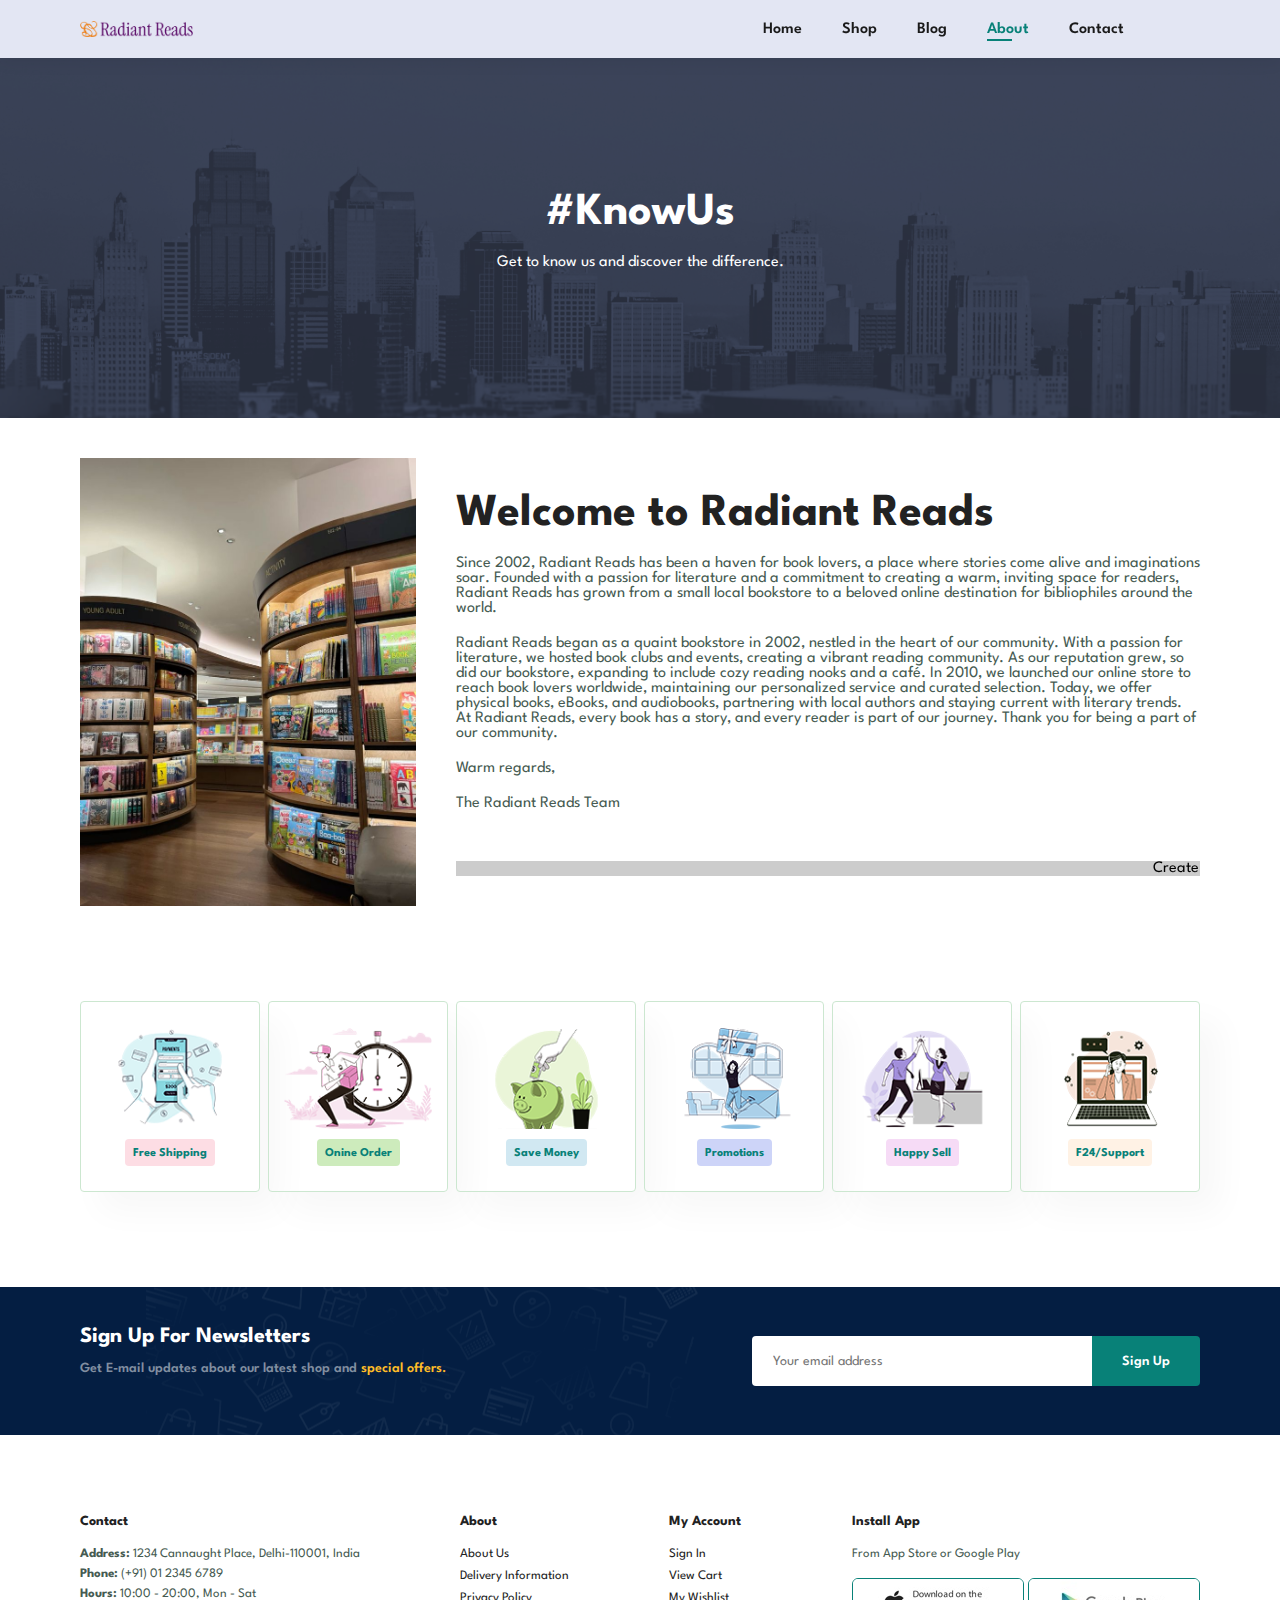
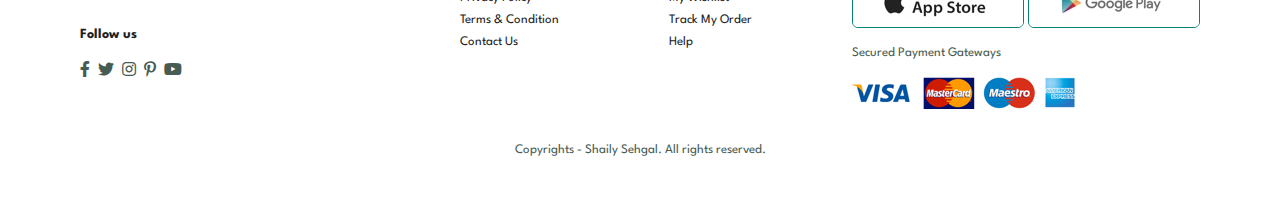
<file: about.html>
<html lang="en">
<head>
    <meta charset="UTF-8">
    <meta http-equiv="X-UA-Compatible" content="IE=edge">
    <meta name="viewport" content="width=device-width, initial-scale=1.0">
    <title>Ecommerce Website</title>
    <link rel="stylesheet" href="https://pro.fontawesome.com/releases/v5.10.0/css/all.css"/>
    <link rel="stylesheet" href="style.css">
</head>
<body>
    <section id="header">
        <a href="index.html"><img src="img/logo.png" class="logo" alt=""></a>

        <div>
            <ul id="navbar">
                <li><a href="index.html">Home</a></li>
                <li><a href="shop.html">Shop</a></li>
                <li><a href="blog.html">Blog</a></li>
                <li><a class="active" href="about.html">About</a></li>
                <li><a href="contact.html">Contact</a></li>
                <li id="lg-bag"><a href="cart.html"><i class="far fa-shopping-bag"></i></a></li>
                <a href="#" id="close"><i class="far fa-times"></i></a>
            </ul>
        </div>
        <div id="mobile">
            <a href="cart.html"><i class="far fa-shopping-bag"></i></a>
            <i id="bar" class="fas fa-outdent"></i>
        </div>
    </section>

    <section id="page-header3" class="about-header">
        
        <h2>#KnowUs</h2>
        <p>Get to know us and discover the difference.</p>
        
    </section>

    <section id="about-head" class="section-p1">
        <img src="img/about/a6.jpeg" alt="">
        <div>
            <h2>Welcome to Radiant Reads</h2>
            <p>Since 2002, Radiant Reads has been a haven for book lovers, a place where stories come alive and imaginations soar. Founded with a passion for literature and a commitment to creating a warm, inviting space for readers, Radiant Reads has grown from a small local bookstore to a beloved online destination for bibliophiles around the world.</p>


           <!-- <h2>Our Story</h2>  -->
            <p>Radiant Reads began as a quaint bookstore in 2002, nestled in the heart of our community. With a passion for literature, we hosted book clubs and events, creating a vibrant reading community. As our reputation grew, so did our bookstore, expanding to include cozy reading nooks and a café. In 2010, we launched our online store to reach book lovers worldwide, maintaining our personalized service and curated selection. Today, we offer physical books, eBooks, and audiobooks, partnering with local authors and staying current with literary trends. At Radiant Reads, every book has a story, and every reader is part of our journey. Thank you for being a part of our community.</p>

            <p>Warm regards,</p>
                
            <p>The Radiant Reads Team</p>


            

            
            <br><br>

            <marquee bgcolor="#ccc" loop="-1" scrollamount="5" width="100%">Create stunning images with as much or as little control as you like thanks to a choice of basic and Creative modes.</marquee>
        </div>
    </section>

    <section id="feature" class="section-p1">
        <div class="fe-box">
            <img src="img/features/f1.png" alt="">
            <h6>Free Shipping</h6>
        </div>
        <div class="fe-box">
            <img src="img/features/f2.png" alt="">
            <h6>Onine Order</h6>
        </div>
        <div class="fe-box">
            <img src="img/features/f3.png" alt="">
            <h6>Save Money</h6>
        </div>
        <div class="fe-box">
            <img src="img/features/f4.png" alt="">
            <h6>Promotions</h6>
        </div>
        <div class="fe-box">
            <img src="img/features/f5.png" alt="">
            <h6>Happy Sell</h6>
        </div>
        <div class="fe-box">
            <img src="img/features/f6.png" alt="">
            <h6>F24/Support</h6>
        </div>
    </section>

    <section id="newsletter" class="section-p1 section-m1">
        <div class="newstext">
            <h4>Sign Up For Newsletters</h4>
            <p>Get E-mail updates about our latest shop and <span>special offers.</span></p>
        </div>
        <div class="form">
            <input type="text" placeholder="Your email address">
            <button class="normal">Sign Up</button>
        </div>
    </section>

    <footer class="section-p1">
        <div class="col">
            <h4>Contact</h4>
            <p><strong>Address:</strong> 1234 Cannaught Place, Delhi-110001, India</p>
            <p><strong>Phone:</strong> (+91) 01 2345 6789</p>
            <p><strong>Hours: </strong>10:00 - 20:00, Mon - Sat</p>
            <div class="follow">
                <h4>Follow us</h4>
                <div class="icon">
                    <i class="fab fa-facebook-f"></i>
                    <i class="fab fa-twitter"></i>
                    <i class="fab fa-instagram"></i>
                    <i class="fab fa-pinterest-p"></i>
                    <i class="fab fa-youtube"></i>
                </div>
            </div>
        </div>

        <div class="col">
            <h4>About</h4>
            <a href="about.html">About Us</a>
            <a href="#">Delivery Information</a>
            <a href="#">Privacy Policy</a>
            <a href="#">Terms & Condition</a>
            <a href="contact.html">Contact Us</a>
        </div>

        <div class="col">
            <h4>My Account</h4>
            <a href="#">Sign In</a>
            <a href="cart.html">View Cart</a>
            <a href="#">My Wishlist</a>
            <a href="#">Track My Order</a>
            <a href="#">Help</a>
        </div>

        <div class="col install">
            <h4>Install App</h4>
            <p>From App Store or Google Play</p>
            <div class="row">
                <img src="img/pay/app.jpg" alt="">
                <img src="img/pay/play.jpg" alt="">
            </div>
                <p>Secured Payment Gateways</p>
                <img src="img/pay/pay.png" alt="">
        </div>

        <div class="copyright">
            <p> Copyrights - Shaily Sehgal. All rights reserved.</p>
        </div>
    </footer>

    <script src="script.js"></script>
</body>
</html>
</file>
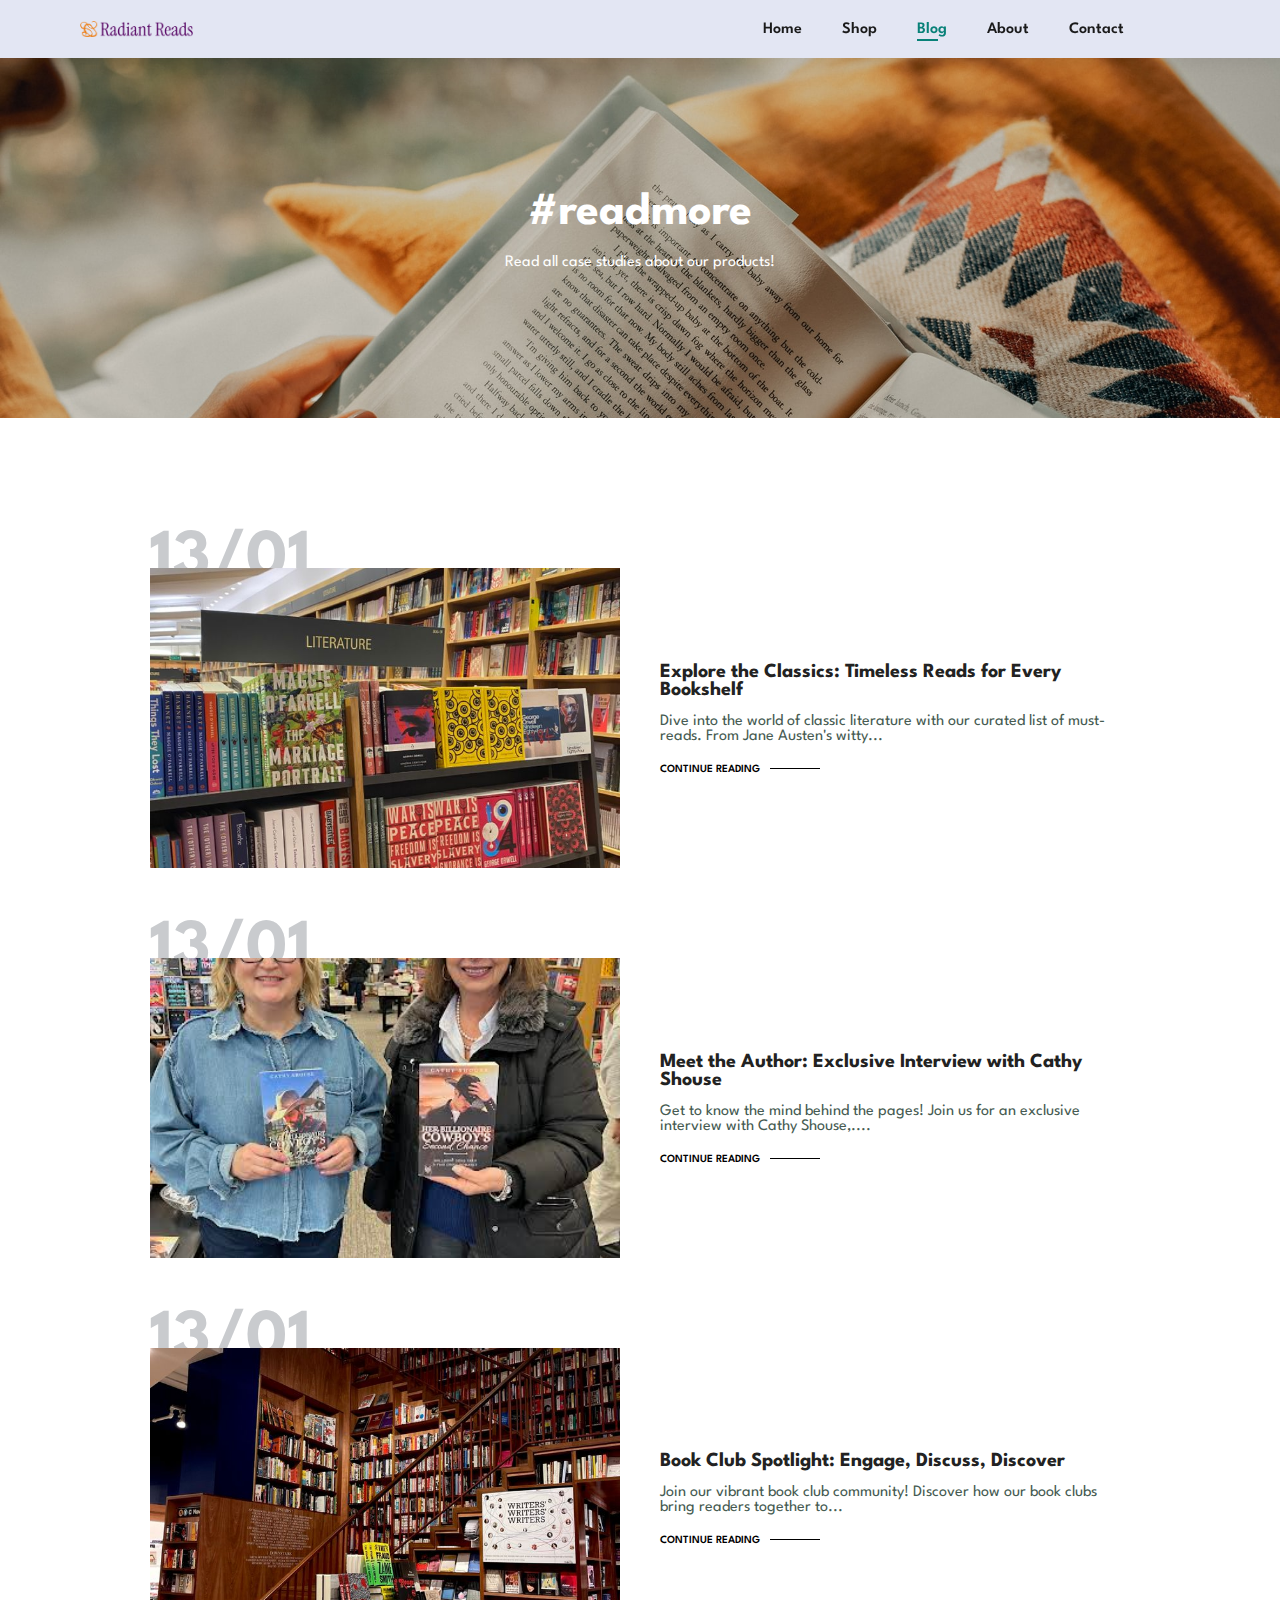
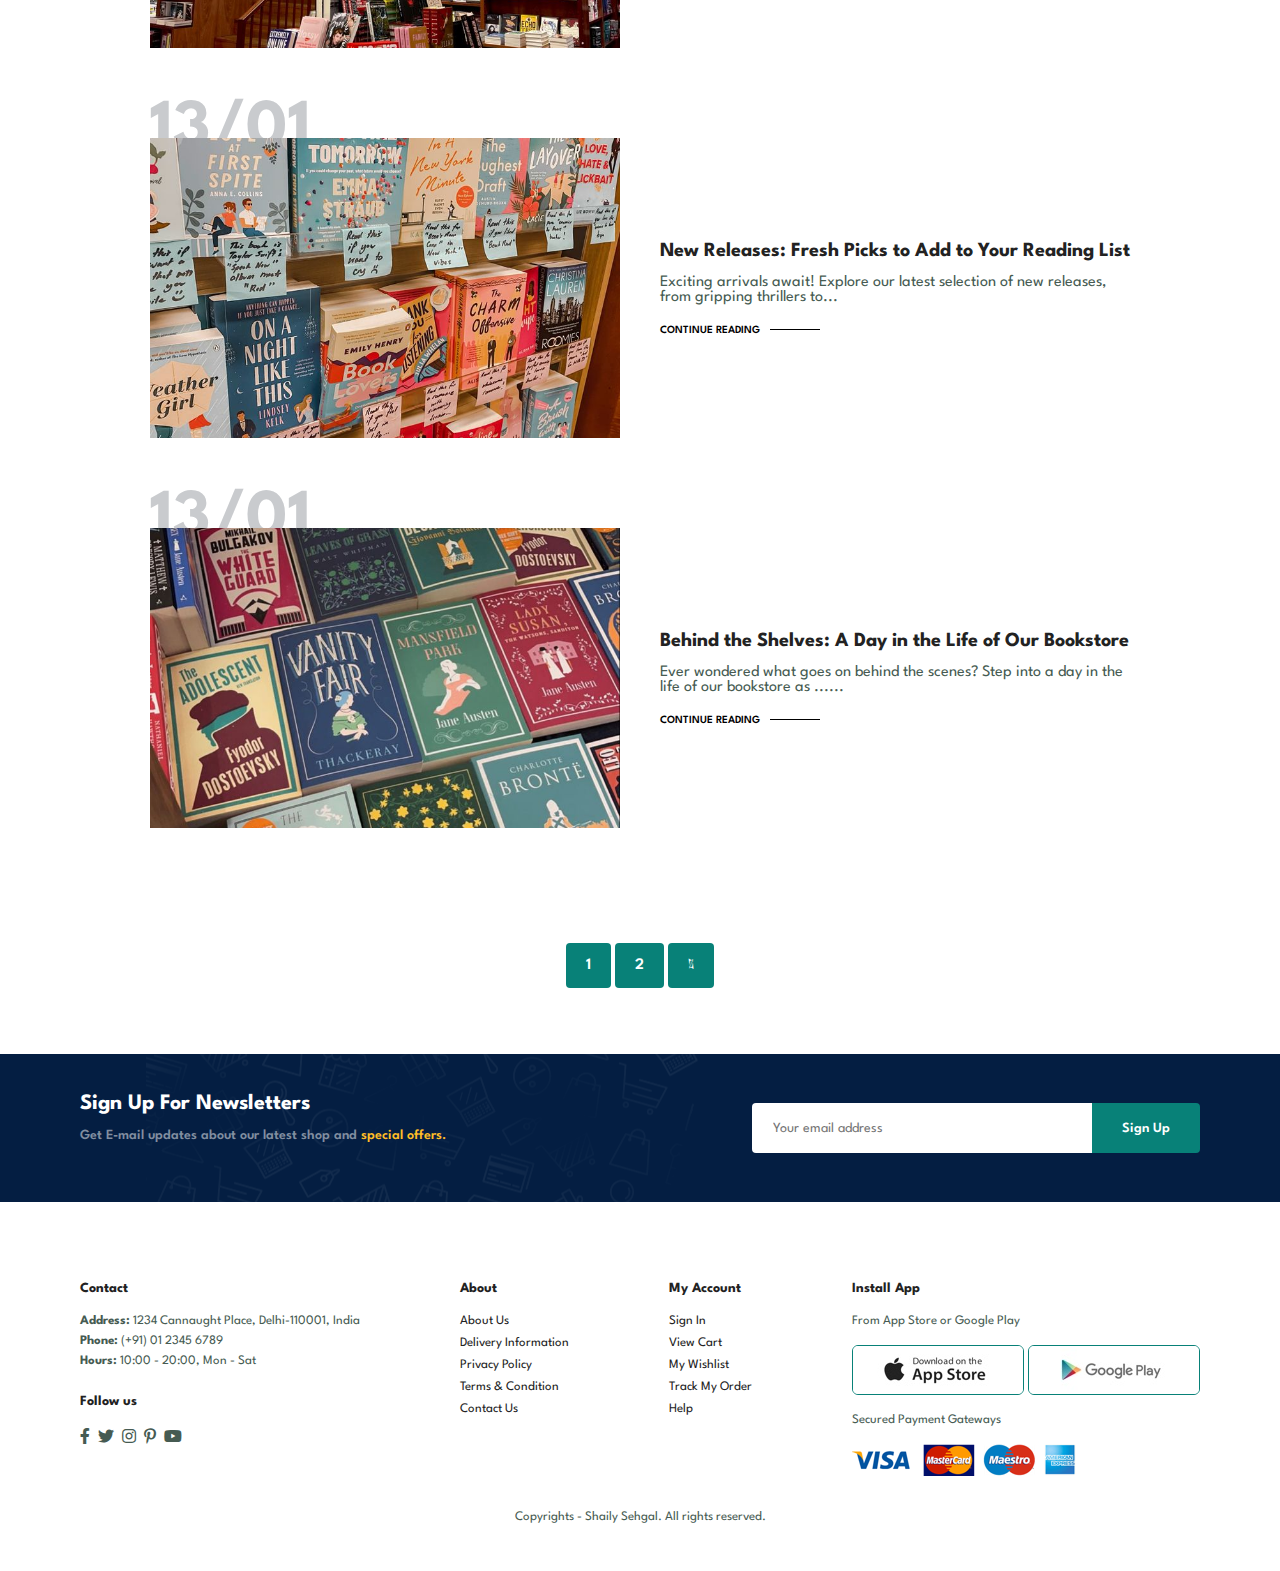
<file: blog.html>
<html lang="en">
<head>
    <meta charset="UTF-8">
    <meta http-equiv="X-UA-Compatible" content="IE=edge">
    <meta name="viewport" content="width=device-width, initial-scale=1.0">
    <title>Ecommerce Website</title>
    <link rel="stylesheet" href="https://pro.fontawesome.com/releases/v5.10.0/css/all.css"/>
    <link rel="stylesheet" href="style.css">
</head>
<body>
    <section id="header">
        <a href="index.html"><img src="img/logo.png" class="logo" alt=""></a>

        <div>
            <ul id="navbar">
                <li><a href="index.html">Home</a></li>
                <li><a href="shop.html">Shop</a></li>
                <li><a class="active" href="blog.html">Blog</a></li>
                <li><a href="about.html">About</a></li>
                <li><a href="contact.html">Contact</a></li>
                <li id="lg-bag"><a href="cart.html"><i class="far fa-shopping-bag"></i></a></li>
                <a href="#" id="close"><i class="far fa-times"></i></a>
            </ul>
        </div>
        <div id="mobile">
            <a href="cart.html"><i class="far fa-shopping-bag"></i></a>
            <i id="bar" class="fas fa-outdent"></i>
        </div>
    </section>

    <section id="page-header2" class="blog-header">
        
        <h2>#readmore</h2>
        <p>Read all case studies about our products!</p>
        
    </section>

    <section id="blog">
        <div class="blog-box">
            <div class="blog-img">
                <img src="img/blog/b1.jpeg" alt="">
            </div>
            <div class="blog-details">
                <h4>Explore the Classics: Timeless Reads for Every Bookshelf</h4>
                <p>Dive into the world of classic literature with our curated list of must-reads. From Jane Austen's witty...</p>
                <a href="#">CONTINUE READING</a>
            </div>
            <h1>13/01</h1>
        </div>

        <div class="blog-box">
            <div class="blog-img">
                <img src="img/blog/b2.jpg" alt="">
            </div>
            <div class="blog-details">
                <h4>Meet the Author: Exclusive Interview with Cathy Shouse</h4>
                <p>Get to know the mind behind the pages! Join us for an exclusive interview with Cathy Shouse,....</p>
                <a href="#">CONTINUE READING</a>
            </div>
            <h1>13/01</h1>
        </div>

        <div class="blog-box">
            <div class="blog-img">
                <img src="img/blog/b3.jpeg" alt="">
            </div>
            <div class="blog-details">
                <h4>Book Club Spotlight: Engage, Discuss, Discover</h4>
                <p>Join our vibrant book club community! Discover how our book clubs bring readers together to...</p>
                <a href="#">CONTINUE READING</a>
            </div>
            <h1>13/01</h1>
        </div>

        <div class="blog-box">
            <div class="blog-img">
                <img src="img/blog/b4.jpeg" alt="">
            </div>
            <div class="blog-details">
                <h4>New Releases: Fresh Picks to Add to Your Reading List</h4>
                <p>Exciting arrivals await! Explore our latest selection of new releases, from gripping thrillers to...</p>
                <a href="#">CONTINUE READING</a>
            </div>
            <h1>13/01</h1>
        </div>

        <div class="blog-box">
            <div class="blog-img">
                <img src="img/blog/b5.jpeg" alt="">
            </div>
            <div class="blog-details">
                <h4>Behind the Shelves: A Day in the Life of Our Bookstore</h4>
                <p>Ever wondered what goes on behind the scenes? Step into a day in the life of our bookstore as ......</p>
                <a href="#">CONTINUE READING</a>
            </div>
            <h1>13/01</h1>
        </div>
    </section>

    <section id="pagination" class="section-p1">
        <a href="#">1</a>
        <a href="#">2</a>
        <a href="#"><i class="fal fa-long-arrow-alt-right"></i></a>
    </section>

    <section id="newsletter" class="section-p1 section-m1">
        <div class="newstext">
            <h4>Sign Up For Newsletters</h4>
            <p>Get E-mail updates about our latest shop and <span>special offers.</span></p>
        </div>
        <div class="form">
            <input type="text" placeholder="Your email address">
            <button class="normal">Sign Up</button>
        </div>
    </section>

    <footer class="section-p1">
        <div class="col">
            <h4>Contact</h4>
            <p><strong>Address:</strong> 1234 Cannaught Place, Delhi-110001, India</p>
            <p><strong>Phone:</strong> (+91) 01 2345 6789</p>
            <p><strong>Hours: </strong>10:00 - 20:00, Mon - Sat</p>
            <div class="follow">
                <h4>Follow us</h4>
                <div class="icon">
                    <i class="fab fa-facebook-f"></i>
                    <i class="fab fa-twitter"></i>
                    <i class="fab fa-instagram"></i>
                    <i class="fab fa-pinterest-p"></i>
                    <i class="fab fa-youtube"></i>
                </div>
            </div>
        </div>

        <div class="col">
            <h4>About</h4>
            <a href="about.html">About Us</a>
            <a href="#">Delivery Information</a>
            <a href="#">Privacy Policy</a>
            <a href="#">Terms & Condition</a>
            <a href="contact.html">Contact Us</a>
        </div>

        <div class="col">
            <h4>My Account</h4>
            <a href="#">Sign In</a>
            <a href="cart.html">View Cart</a>
            <a href="#">My Wishlist</a>
            <a href="#">Track My Order</a>
            <a href="#">Help</a>
        </div>

        <div class="col install">
            <h4>Install App</h4>
            <p>From App Store or Google Play</p>
            <div class="row">
                <img src="img/pay/app.jpg" alt="">
                <img src="img/pay/play.jpg" alt="">
            </div>
                <p>Secured Payment Gateways</p>
                <img src="img/pay/pay.png" alt="">
        </div>

        <div class="copyright">
            <p> Copyrights - Shaily Sehgal. All rights reserved.</p>
        </div>
    </footer>

    <script src="script.js"></script>
</body>
</html>
</file>
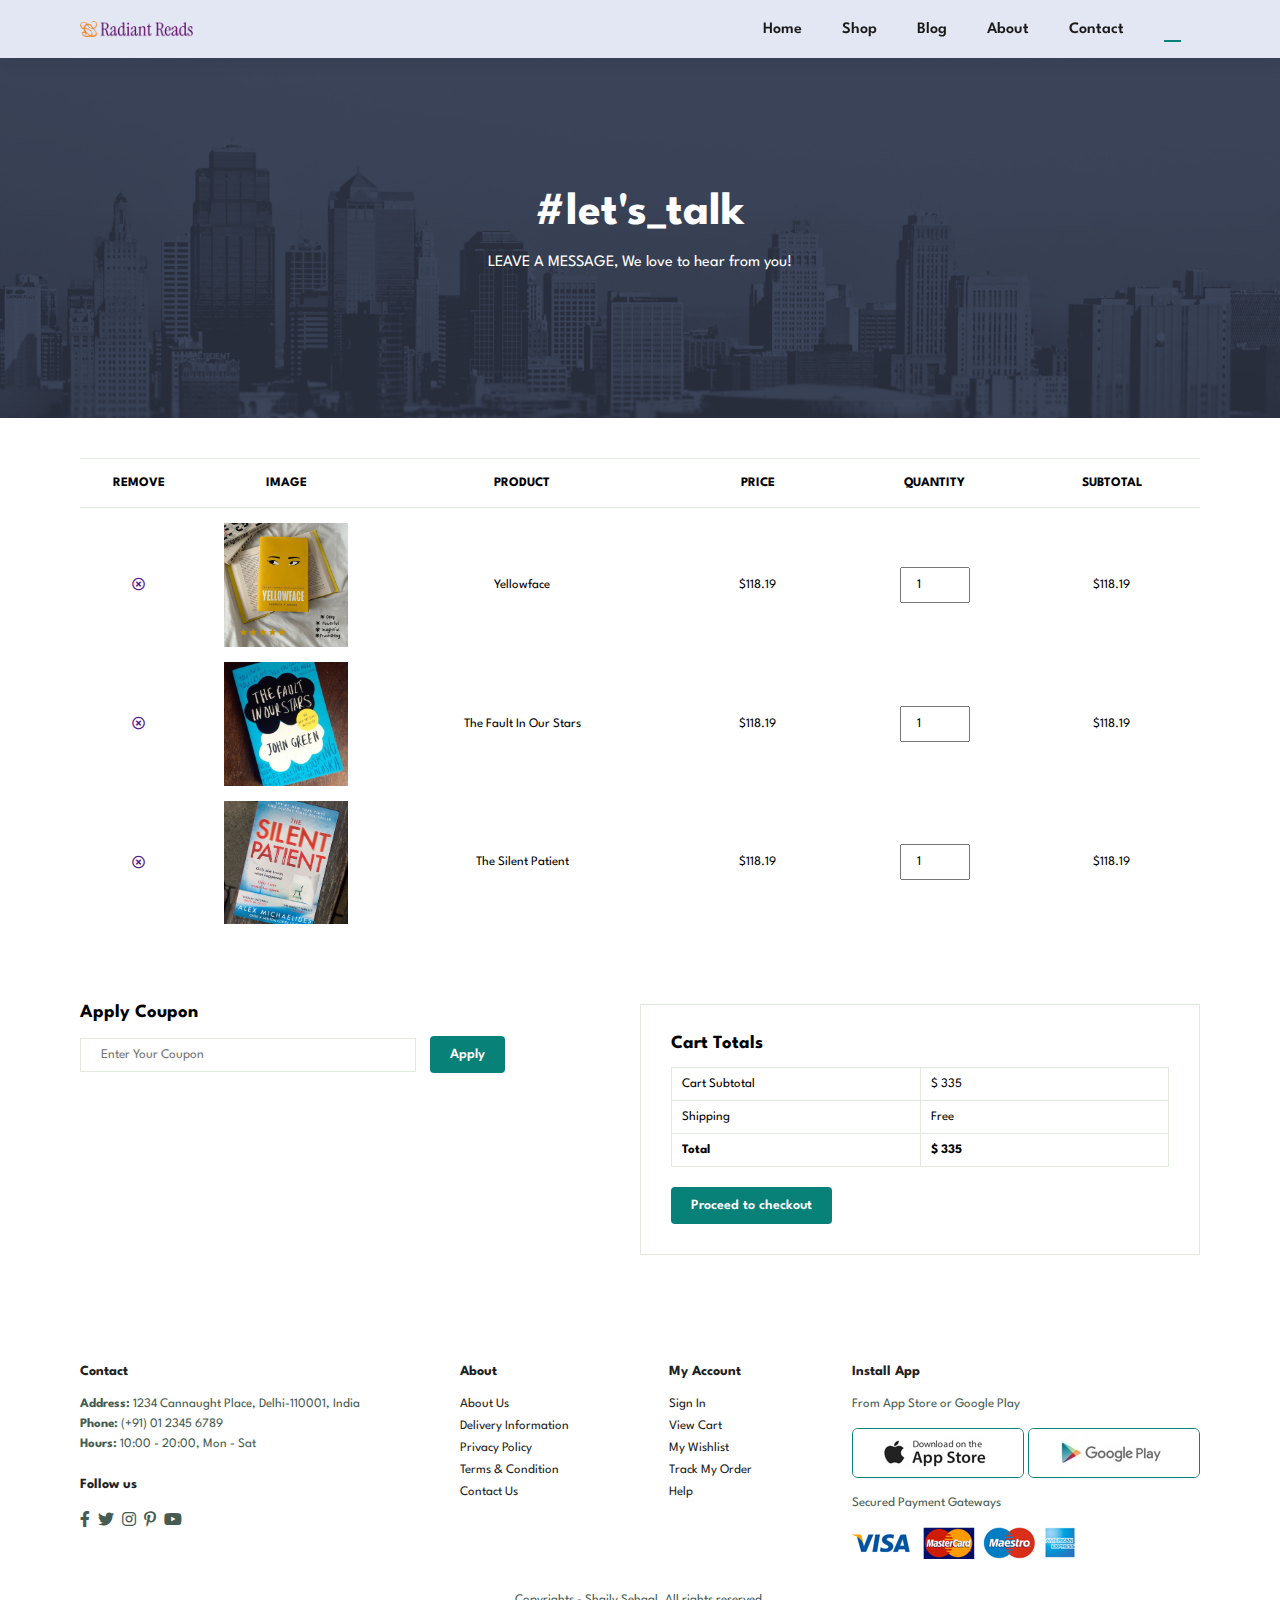
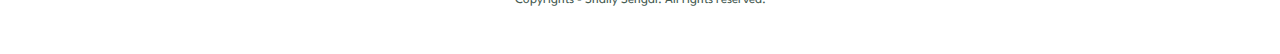
<file: cart.html>
<html lang="en">
<head>
    <meta charset="UTF-8">
    <meta http-equiv="X-UA-Compatible" content="IE=edge">
    <meta name="viewport" content="width=device-width, initial-scale=1.0">
    <title>Ecommerce Website</title>
    <link rel="stylesheet" href="https://pro.fontawesome.com/releases/v5.10.0/css/all.css"/>
    <link rel="stylesheet" href="style.css">
</head>
<body>
    <section id="header">
        <a href="index.html"><img src="img/logo.png" class="logo" alt=""></a>

        <div>
            <ul id="navbar">
                <li><a href="index.html">Home</a></li>
                <li><a href="shop.html">Shop</a></li>
                <li><a href="blog.html">Blog</a></li>
                <li><a href="about.html">About</a></li>
                <li><a href="contact.html">Contact</a></li>
                <li id="lg-bag"><a class="active" href="cart.html"><i class="far fa-shopping-bag"></i></a></li>
                <a href="#" id="close"><i class="far fa-times"></i></a>
            </ul>
        </div>
        <div id="mobile">
            <a href="cart.html"><i class="far fa-shopping-bag"></i></a>
            <i id="bar" class="fas fa-outdent"></i>
        </div>
    </section>

    <section id="page-header3" class="about-header">
        
        <h2>#let's_talk</h2>
        <p>LEAVE A MESSAGE, We love to hear from you!</p>
        
    </section>

    <section id="cart" class="section-p1">
        <table width="100%">
            <thead>
                <tr>
                    <td>Remove</td>
                    <td>Image</td>
                    <td>Product</td>
                    <td>Price</td>
                    <td>Quantity</td>
                    <td>Subtotal</td>
                </tr>
            </thead>
            <tbody>
                <tr>
                    <td><a href=""><i class="far fa-times-circle"></i></a></td>
                    <td><img src="img/products/f1.jpeg" alt=""></td>
                    <td>Yellowface</td>
                    <td>$118.19</td>
                    <td><input type="number" value="1"></td>
                    <td>$118.19</td>
                </tr>
                <tr>
                    <td><a href=""><i class="far fa-times-circle"></i></a></td>
                    <td><img src="img/products/f2.jpeg" alt=""></td>
                    <td>The Fault In Our Stars</td>
                    <td>$118.19</td>
                    <td><input type="number" value="1"></td>
                    <td>$118.19</td>
                </tr>
                <tr>
                    <td><a href=""><i class="far fa-times-circle"></i></a></td>
                    <td><img src="img/products/f3.jpeg" alt=""></td>
                    <td>The Silent Patient</td>
                    <td>$118.19</td>
                    <td><input type="number" value="1"></td>
                    <td>$118.19</td>
                </tr>
            </tbody>
        </table>
    </section>

    <section id="cart-add" class="section-p1">
        <div id="coupon">
            <h3>Apply Coupon</h3>
            <div>
                <input type="text" placeholder="Enter Your Coupon">
                <button class="normal">Apply</button>
            </div>
        </div>

        <div id="subtotal">
            <h3>Cart Totals</h3>
            <table>
                <tr>
                    <td>Cart Subtotal</td>
                    <td>$ 335</td>
                </tr>
                <tr>
                    <td>Shipping</td>
                    <td>Free</td>
                </tr>
                <tr>
                    <td><strong>Total</strong></td>
                    <td><strong>$ 335</strong></td>
                </tr>
            </table>
            <button class="normal">Proceed to checkout</button>
        </div>
    </section>

    <footer class="section-p1">
        <div class="col">
            <h4>Contact</h4>
            <p><strong>Address:</strong> 1234 Cannaught Place, Delhi-110001, India</p>
            <p><strong>Phone:</strong> (+91) 01 2345 6789</p>
            <p><strong>Hours: </strong>10:00 - 20:00, Mon - Sat</p>
            <div class="follow">
                <h4>Follow us</h4>
                <div class="icon">
                    <i class="fab fa-facebook-f"></i>
                    <i class="fab fa-twitter"></i>
                    <i class="fab fa-instagram"></i>
                    <i class="fab fa-pinterest-p"></i>
                    <i class="fab fa-youtube"></i>
                </div>
            </div>
        </div>

        <div class="col">
            <h4>About</h4>
            <a href="about.html">About Us</a>
            <a href="#">Delivery Information</a>
            <a href="#">Privacy Policy</a>
            <a href="#">Terms & Condition</a>
            <a href="contact.html">Contact Us</a>
        </div>

        <div class="col">
            <h4>My Account</h4>
            <a href="#">Sign In</a>
            <a href="cart.html">View Cart</a>
            <a href="#">My Wishlist</a>
            <a href="#">Track My Order</a>
            <a href="#">Help</a>
        </div>

        <div class="col install">
            <h4>Install App</h4>
            <p>From App Store or Google Play</p>
            <div class="row">
                <img src="img/pay/app.jpg" alt="">
                <img src="img/pay/play.jpg" alt="">
            </div>
                <p>Secured Payment Gateways</p>
                <img src="img/pay/pay.png" alt="">
        </div>

        <div class="copyright">
            <p> Copyrights - Shaily Sehgal. All rights reserved.</p>
        </div>
    </footer>

    <script src="script.js"></script>
</body>
</html>
</file>
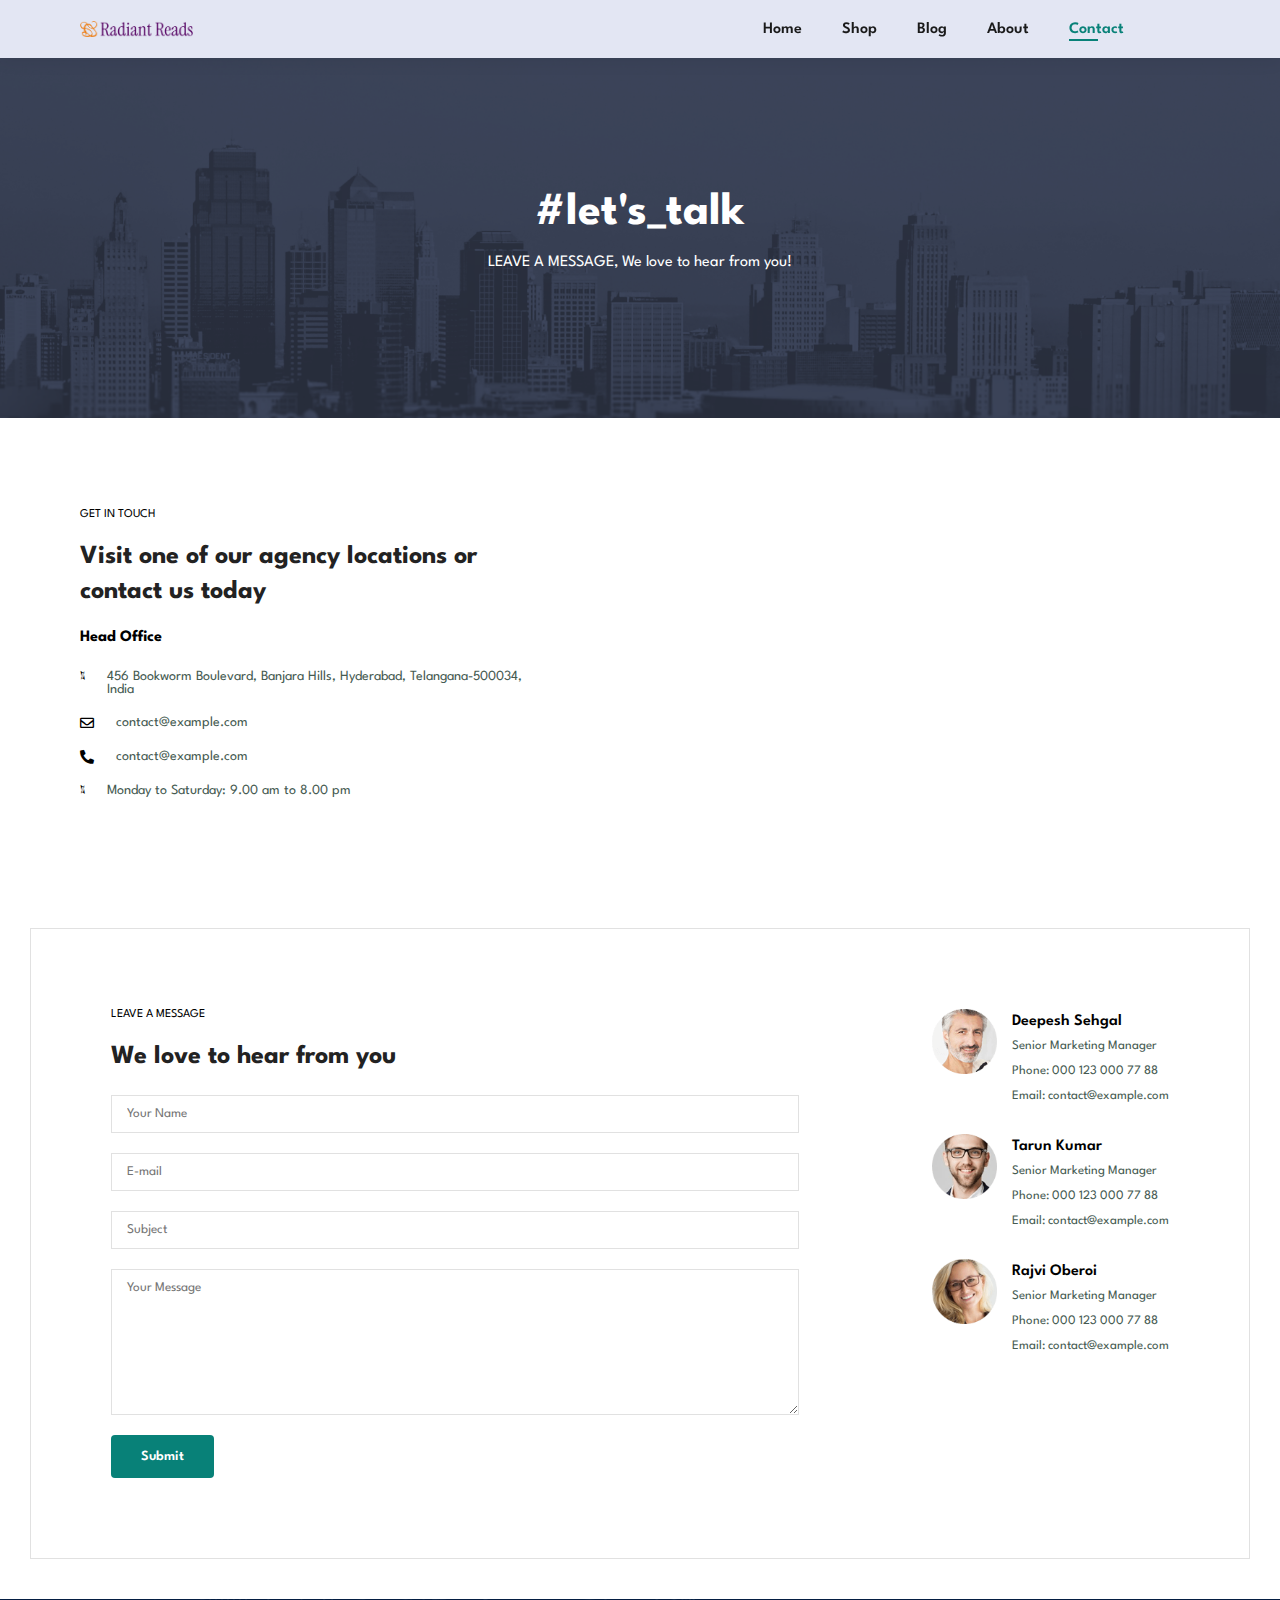
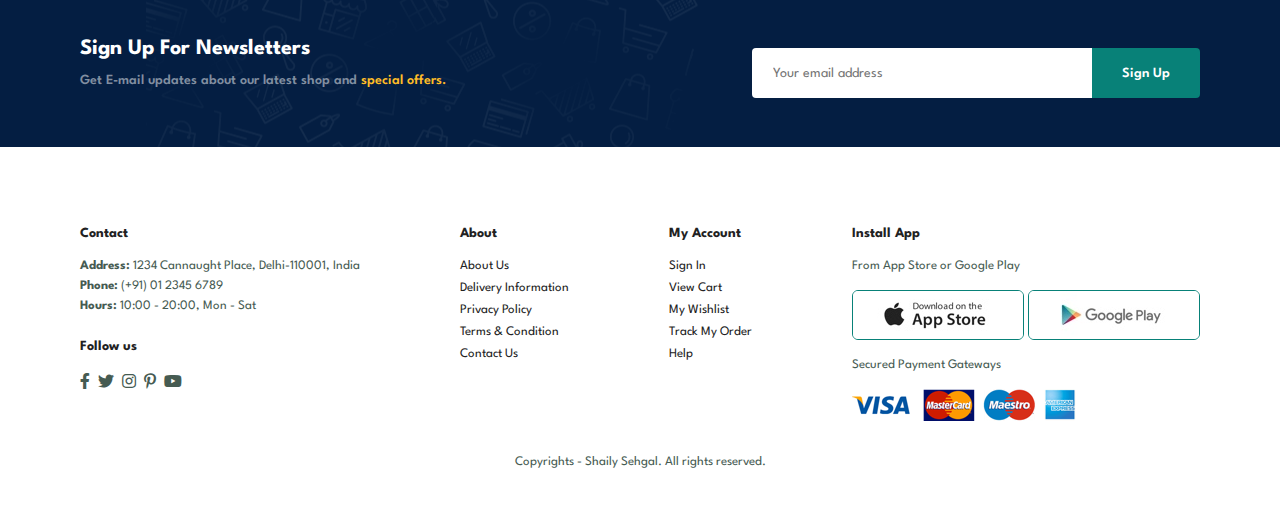
<file: contact.html>
<html lang="en">
<head>
    <meta charset="UTF-8">
    <meta http-equiv="X-UA-Compatible" content="IE=edge">
    <meta name="viewport" content="width=device-width, initial-scale=1.0">
    <title>Ecommerce Website</title>
    <link rel="stylesheet" href="https://pro.fontawesome.com/releases/v5.10.0/css/all.css"/>
    <link rel="stylesheet" href="style.css">
</head>
<body>
    <section id="header">
        <a href="index.html"><img src="img/logo.png" class="logo" alt=""></a>

        <div>
            <ul id="navbar">
                <li><a href="index.html">Home</a></li>
                <li><a href="shop.html">Shop</a></li>
                <li><a href="blog.html">Blog</a></li>
                <li><a href="about.html">About</a></li>
                <li><a class="active" href="contact.html">Contact</a></li>
                <li id="lg-bag"><a href="cart.html"><i class="far fa-shopping-bag"></i></a></li>
                <a href="#" id="close"><i class="far fa-times"></i></a>
            </ul>
        </div>
        <div id="mobile">
            <a href="cart.html"><i class="far fa-shopping-bag"></i></a>
            <i id="bar" class="fas fa-outdent"></i>
        </div>
    </section>

    <section id="page-header3" class="about-header">
        
        <h2>#let's_talk</h2>
        <p>LEAVE A MESSAGE, We love to hear from you!</p>
        
    </section>

    <section id="contact-details" class="section-p1">
        <div class="details">
            <span>GET IN TOUCH</span>
            <h2>Visit one of our agency locations or contact us today</h2>
            <h3>Head Office</h3>
            <div>
                <li>
                    <i class="fal fa-map"></i>
                    <p> 456 Bookworm Boulevard, Banjara Hills, Hyderabad, Telangana-500034, India</p>
                </li>
                <li>
                    <i class="far fa-envelope"></i>
                    <p>contact@example.com</p>
                </li><li>
                    <i class="fas fa-phone-alt"></i>
                    <p>contact@example.com</p>
                </li>
                <li>
                    <i class="fal fa-clock"></i>
                    <p>Monday to Saturday: 9.00 am to 8.00 pm</p>
                </li>
            </div>
        </div>

        <div class="map">
            <iframe src="https://www.google.com/maps/embed?pb=!1m18!1m12!1m3!1d230696.12653475706!2d68.22681707720528!3d25.383815379210176!2m3!1f0!2f0!3f0!3m2!1i1024!2i768!4f13.1!3m3!1m2!1s0x394c70f6d444f3c3%3A0xc00bbc183d41e285!2sHyderabad%2C%20Sindh%2C%20Pakistan!5e0!3m2!1sen!2s!4v1667581150444!5m2!1sen!2s" width="600" height="450" style="border:0;" allowfullscreen="" loading="lazy" referrerpolicy="no-referrer-when-downgrade"></iframe>
        </div>
    </section>

    <section id="form-details">
        <form action="">
            <span>LEAVE A MESSAGE</span>
            <h2>We love to hear from you</h2>
            <input type="text" placeholder="Your Name">
            <input type="text" placeholder="E-mail">
            <input type="text" placeholder="Subject">
            <textarea name="" id="" cols="30" rows="10" placeholder="Your Message"></textarea>
            <button class="normal">Submit</button>
        </form>

        <div class="people">
            <div>
                <img src="img/people/1.png" alt="">
                <p><span>Deepesh Sehgal</span> Senior Marketing Manager <br> Phone: 000 123 000 77 88 <br> Email: contact@example.com</p>
            </div>
            <div>
                <img src="img/people/2.png" alt="">
                <p><span>Tarun Kumar</span> Senior Marketing Manager <br> Phone: 000 123 000 77 88 <br> Email: contact@example.com</p>
            </div>
            <div>
                <img src="img/people/3.png" alt="">
                <p><span>Rajvi Oberoi</span> Senior Marketing Manager <br> Phone: 000 123 000 77 88 <br> Email: contact@example.com</p>
            </div>
        </div>
    </section>

    <section id="newsletter" class="section-p1 section-m1">
        <div class="newstext">
            <h4>Sign Up For Newsletters</h4>
            <p>Get E-mail updates about our latest shop and <span>special offers.</span></p>
        </div>
        <div class="form">
            <input type="text" placeholder="Your email address">
            <button class="normal">Sign Up</button>
        </div>
    </section>

    <footer class="section-p1">
        <div class="col">
            <h4>Contact</h4>
            <p><strong>Address:</strong> 1234 Cannaught Place, Delhi-110001, India</p>
            <p><strong>Phone:</strong> (+91) 01 2345 6789</p>
            <p><strong>Hours: </strong>10:00 - 20:00, Mon - Sat</p>
            <div class="follow">
                <h4>Follow us</h4>
                <div class="icon">
                    <i class="fab fa-facebook-f"></i>
                    <i class="fab fa-twitter"></i>
                    <i class="fab fa-instagram"></i>
                    <i class="fab fa-pinterest-p"></i>
                    <i class="fab fa-youtube"></i>
                </div>
            </div>
        </div>

        <div class="col">
            <h4>About</h4>
            <a href="about.html">About Us</a>
            <a href="#">Delivery Information</a>
            <a href="#">Privacy Policy</a>
            <a href="#">Terms & Condition</a>
            <a href="contact.html">Contact Us</a>
        </div>

        <div class="col">
            <h4>My Account</h4>
            <a href="#">Sign In</a>
            <a href="cart.html">View Cart</a>
            <a href="#">My Wishlist</a>
            <a href="#">Track My Order</a>
            <a href="#">Help</a>
        </div>

        <div class="col install">
            <h4>Install App</h4>
            <p>From App Store or Google Play</p>
            <div class="row">
                <img src="img/pay/app.jpg" alt="">
                <img src="img/pay/play.jpg" alt="">
            </div>
                <p>Secured Payment Gateways</p>
                <img src="img/pay/pay.png" alt="">
        </div>

        <div class="copyright">
            <p> Copyrights - Shaily Sehgal. All rights reserved.</p>
        </div>
    </footer>

    <script src="script.js"></script>
</body>
</html>
</file>
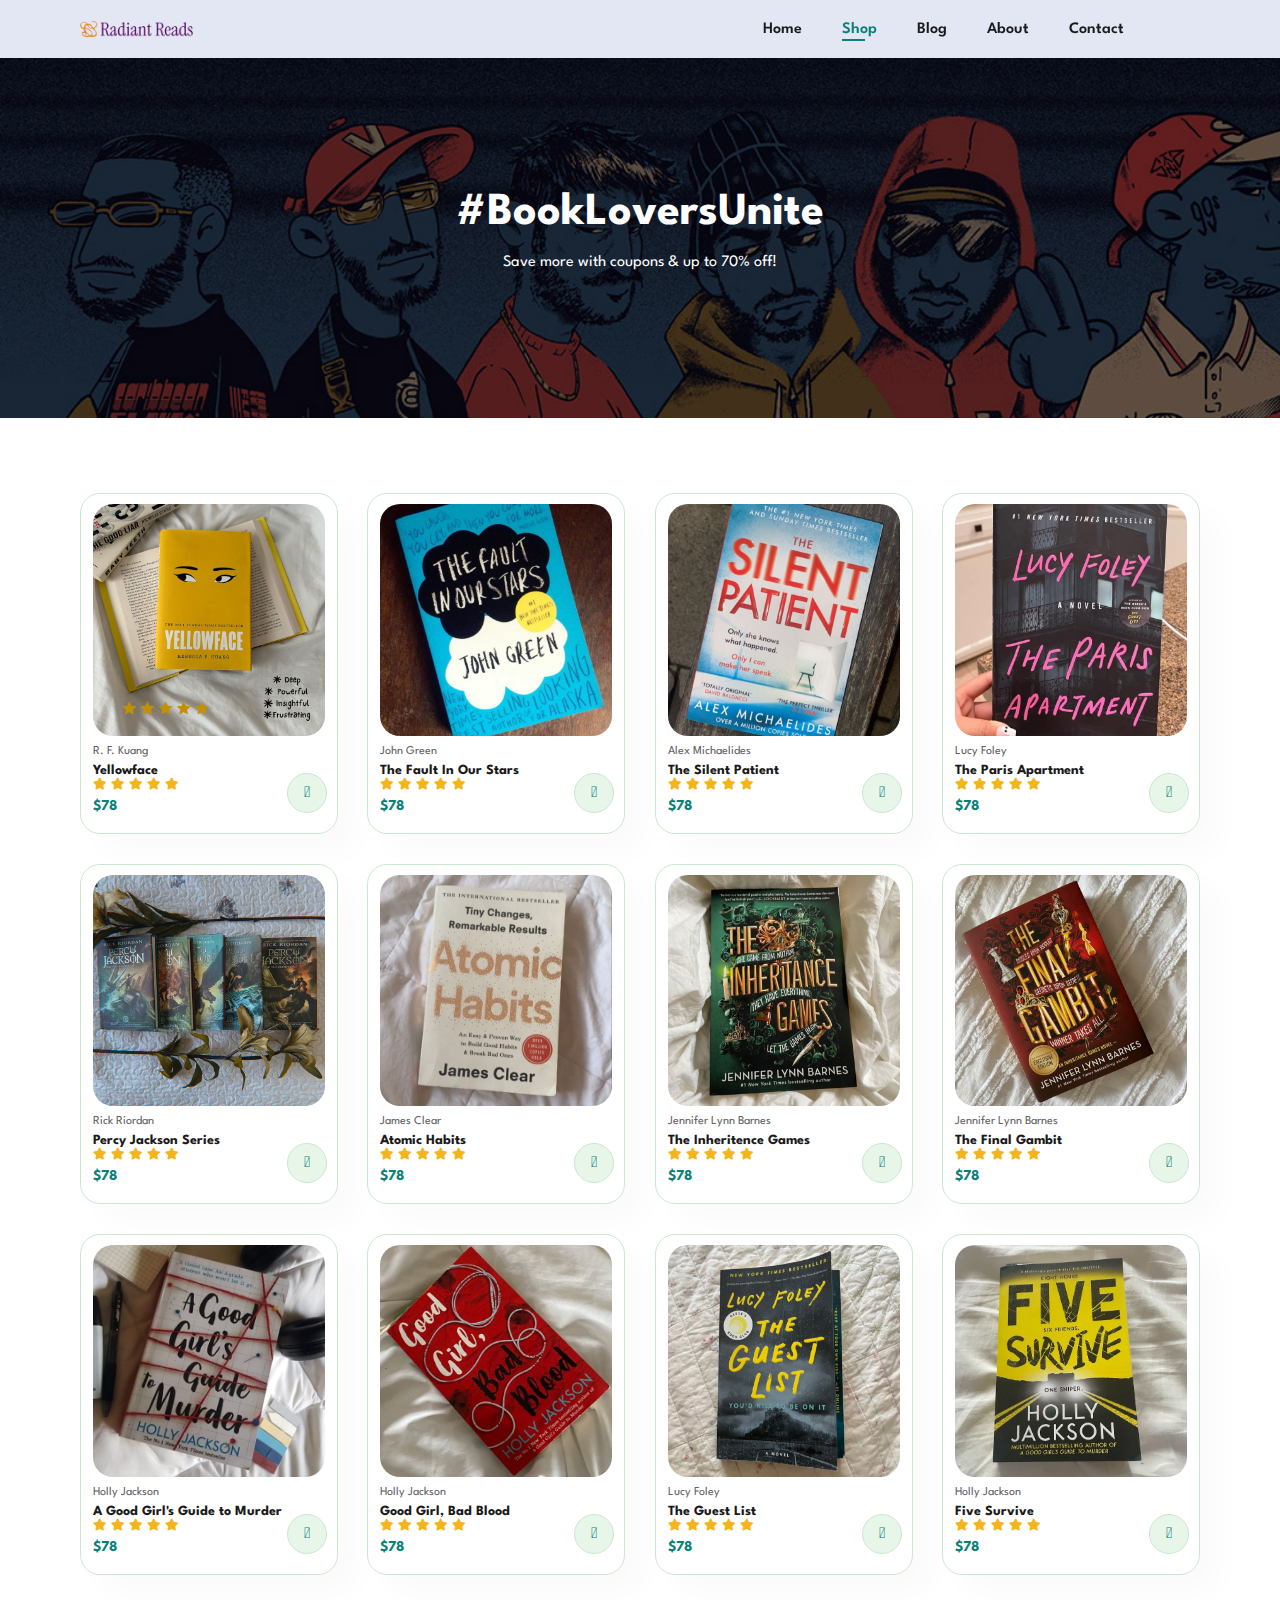
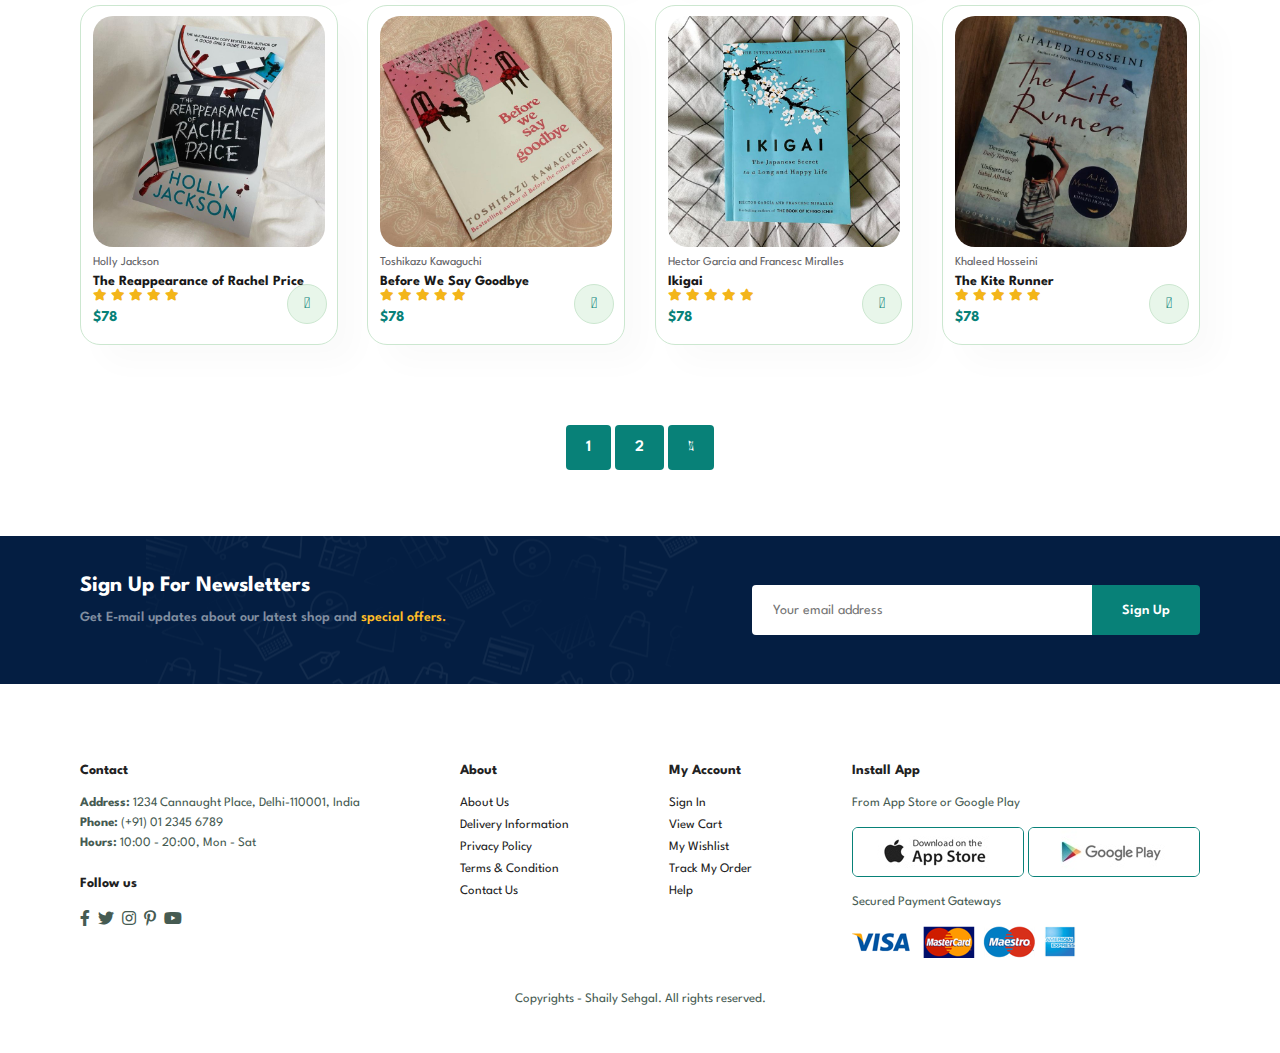
<file: shop.html>
<html lang="en">
<head>
    <meta charset="UTF-8">
    <meta http-equiv="X-UA-Compatible" content="IE=edge">
    <meta name="viewport" content="width=device-width, initial-scale=1.0">
    <title>Ecommerce Website</title>
    <link rel="stylesheet" href="https://pro.fontawesome.com/releases/v5.10.0/css/all.css"/>
    <link rel="stylesheet" href="style.css">
</head>
<body>
    <section id="header">
        <a href="index.html"><img src="img/logo.png" class="logo" alt=""></a>

        <div>
            <ul id="navbar">
                <li><a href="index.html">Home</a></li>
                <li><a class="active" href="shop.html">Shop</a></li>
                <li><a href="blog.html">Blog</a></li>
                <li><a href="about.html">About</a></li>
                <li><a href="contact.html">Contact</a></li>
                <li id="lg-bag"><a href="cart.html"><i class="far fa-shopping-bag"></i></a></li>
                <a href="#" id="close"><i class="far fa-times"></i></a>
            </ul>
        </div>
        <div id="mobile">
            <a href="cart.html"><i class="far fa-shopping-bag"></i></a>
            <i id="bar" class="fas fa-outdent"></i>
        </div>
    </section>

    <section id="page-header">
        
        <h2>#BookLoversUnite</h2>
        <p>Save more with coupons & up to 70% off!</p>
        
    </section>

    <section id="product1" class="section-p1">

        <div class="pro-container">
            <div class="pro" onclick="window.location.href='sproduct.html';">
                <img src="img/products/f1.jpeg" alt="">
                <div class="des">
                    <span>R. F. Kuang</span>
                    <h5>Yellowface</h5>
                    <div class="star">
                        <i class="fas fa-star"></i>
                        <i class="fas fa-star"></i>
                        <i class="fas fa-star"></i>
                        <i class="fas fa-star"></i>
                        <i class="fas fa-star"></i>
                    </div>
                    <h4>$78</h4>
                </div>
                <a href="#"><i class="fal fa-shopping-cart cart"></i></a>
            </div>

            <div class="pro">
                <img src="img/products/f2.jpeg" alt="">
                <div class="des">
                    <span>John Green</span>
                    <h5>The Fault In Our Stars</h5>
                    <div class="star">
                        <i class="fas fa-star"></i>
                        <i class="fas fa-star"></i>
                        <i class="fas fa-star"></i>
                        <i class="fas fa-star"></i>
                        <i class="fas fa-star"></i>
                    </div>
                    <h4>$78</h4>
                </div>
                <a href="#"><i class="fal fa-shopping-cart cart"></i></a>
            </div>

            <div class="pro">
                <img src="img/products/f3.jpeg" alt="">
                <div class="des">
                    <span>Alex Michaelides</span>
                    <h5>The Silent Patient</h5>
                    <div class="star">
                        <i class="fas fa-star"></i>
                        <i class="fas fa-star"></i>
                        <i class="fas fa-star"></i>
                        <i class="fas fa-star"></i>
                        <i class="fas fa-star"></i>
                    </div>
                    <h4>$78</h4>
                </div>
                <a href="#"><i class="fal fa-shopping-cart cart"></i></a>
            </div>

            <div class="pro">
                <img src="img/products/f4.jpeg" alt="">
                <div class="des">
                    <span>Lucy Foley</span>
                    <h5>The Paris Apartment</h5>
                    <div class="star">
                        <i class="fas fa-star"></i>
                        <i class="fas fa-star"></i>
                        <i class="fas fa-star"></i>
                        <i class="fas fa-star"></i>
                        <i class="fas fa-star"></i>
                    </div>
                    <h4>$78</h4>
                </div>
                <a href="#"><i class="fal fa-shopping-cart cart"></i></a>
            </div>

            <div class="pro">
                <img src="img/products/f5.jpeg" alt="">
                <div class="des">
                    <span>Rick Riordan</span>
                    <h5>Percy Jackson Series</h5>
                    <div class="star">
                        <i class="fas fa-star"></i>
                        <i class="fas fa-star"></i>
                        <i class="fas fa-star"></i>
                        <i class="fas fa-star"></i>
                        <i class="fas fa-star"></i>
                    </div>
                    <h4>$78</h4>
                </div>
                <a href="#"><i class="fal fa-shopping-cart cart"></i></a>
            </div>

            <div class="pro">
                <img src="img/products/f6.jpeg" alt="">
                <div class="des">
                    <span>James Clear</span>
                    <h5>Atomic Habits</h5>
                    <div class="star">
                        <i class="fas fa-star"></i>
                        <i class="fas fa-star"></i>
                        <i class="fas fa-star"></i>
                        <i class="fas fa-star"></i>
                        <i class="fas fa-star"></i>
                    </div>
                    <h4>$78</h4>
                </div>
                <a href="#"><i class="fal fa-shopping-cart cart"></i></a>
            </div>

            <div class="pro">
                <img src="img/products/f7.jpeg" alt="">
                <div class="des">
                    <span>Jennifer Lynn Barnes</span>
                    <h5>The Inheritence Games</h5>
                    <div class="star">
                        <i class="fas fa-star"></i>
                        <i class="fas fa-star"></i>
                        <i class="fas fa-star"></i>
                        <i class="fas fa-star"></i>
                        <i class="fas fa-star"></i>
                    </div>
                    <h4>$78</h4>
                </div>
                <a href="#"><i class="fal fa-shopping-cart cart"></i></a>
            </div>

            <div class="pro">
                <img src="img/products/f8.jpeg" alt="">
                <div class="des">
                    <span>Jennifer Lynn Barnes</span>
                    <h5>The Final Gambit</h5>
                    <div class="star">
                        <i class="fas fa-star"></i>
                        <i class="fas fa-star"></i>
                        <i class="fas fa-star"></i>
                        <i class="fas fa-star"></i>
                        <i class="fas fa-star"></i>
                    </div>
                    <h4>$78</h4>
                </div>
                <a href="#"><i class="fal fa-shopping-cart cart"></i></a>
            </div>
       
            <div class="pro">
                <img src="img/products/n1.jpeg" alt="">
                <div class="des">
                    <span>Holly Jackson</span>
                    <h5>A Good Girl's Guide to Murder</h5>
                    <div class="star">
                        <i class="fas fa-star"></i>
                        <i class="fas fa-star"></i>
                        <i class="fas fa-star"></i>
                        <i class="fas fa-star"></i>
                        <i class="fas fa-star"></i>
                    </div>
                    <h4>$78</h4>
                </div>
                <a href="#"><i class="fal fa-shopping-cart cart"></i></a>
            </div>

            <div class="pro">
                <img src="img/products/n2.jpeg" alt="">
                <div class="des">
                    <span>Holly Jackson</span>
                    <h5>Good Girl, Bad Blood</h5>
                    <div class="star">
                        <i class="fas fa-star"></i>
                        <i class="fas fa-star"></i>
                        <i class="fas fa-star"></i>
                        <i class="fas fa-star"></i>
                        <i class="fas fa-star"></i>
                    </div>
                    <h4>$78</h4>
                </div>
                <a href="#"><i class="fal fa-shopping-cart cart"></i></a>
            </div>

            <div class="pro">
                <img src="img/products/n3.jpeg" alt="">
                <div class="des">
                    <span>Lucy Foley</span>
                    <h5>The Guest List</h5>
                    <div class="star">
                        <i class="fas fa-star"></i>
                        <i class="fas fa-star"></i>
                        <i class="fas fa-star"></i>
                        <i class="fas fa-star"></i>
                        <i class="fas fa-star"></i>
                    </div>
                    <h4>$78</h4>
                </div>
                <a href="#"><i class="fal fa-shopping-cart cart"></i></a>
            </div>

            <div class="pro">
                <img src="img/products/n4.jpeg" alt="">
                <div class="des">
                    <span>Holly Jackson</span>
                    <h5>Five Survive</h5>
                    <div class="star">
                        <i class="fas fa-star"></i>
                        <i class="fas fa-star"></i>
                        <i class="fas fa-star"></i>
                        <i class="fas fa-star"></i>
                        <i class="fas fa-star"></i>
                    </div>
                    <h4>$78</h4>
                </div>
                <a href="#"><i class="fal fa-shopping-cart cart"></i></a>
            </div>

            <div class="pro">
                <img src="img/products/n5.jpeg" alt="">
                <div class="des">
                    <span>Holly Jackson</span>
                    <h5>The Reappearance of Rachel Price</h5>
                    <div class="star">
                        <i class="fas fa-star"></i>
                        <i class="fas fa-star"></i>
                        <i class="fas fa-star"></i>
                        <i class="fas fa-star"></i>
                        <i class="fas fa-star"></i>
                    </div>
                    <h4>$78</h4>
                </div>
                <a href="#"><i class="fal fa-shopping-cart cart"></i></a>
            </div>

            <div class="pro">
                <img src="img/products/n6.jpeg" alt="">
                <div class="des">
                    <span>Toshikazu Kawaguchi</span>
                    <h5>Before We Say Goodbye</h5>
                    <div class="star">
                        <i class="fas fa-star"></i>
                        <i class="fas fa-star"></i>
                        <i class="fas fa-star"></i>
                        <i class="fas fa-star"></i>
                        <i class="fas fa-star"></i>
                    </div>
                    <h4>$78</h4>
                </div>
                <a href="#"><i class="fal fa-shopping-cart cart"></i></a>
            </div>

            <div class="pro">
                <img src="img/products/n7.jpeg" alt="">
                <div class="des">
                    <span>Hector Garcia and Francesc Miralles</span>
                    <h5>Ikigai</h5>
                    <div class="star">
                        <i class="fas fa-star"></i>
                        <i class="fas fa-star"></i>
                        <i class="fas fa-star"></i>
                        <i class="fas fa-star"></i>
                        <i class="fas fa-star"></i>
                    </div>
                    <h4>$78</h4>
                </div>
                <a href="#"><i class="fal fa-shopping-cart cart"></i></a>
            </div>

            <div class="pro">
                <img src="img/products/n8.jpeg" alt="">
                <div class="des">
                    <span>Khaleed Hosseini</span>
                    <h5>The Kite Runner</h5>
                    <div class="star">
                        <i class="fas fa-star"></i>
                        <i class="fas fa-star"></i>
                        <i class="fas fa-star"></i>
                        <i class="fas fa-star"></i>
                        <i class="fas fa-star"></i>
                    </div>
                    <h4>$78</h4>
                </div>
                <a href="#"><i class="fal fa-shopping-cart cart"></i></a>
            </div>
        </div>
    </section>

    <section id="pagination" class="section-p1">
        <a href="#">1</a>
        <a href="#">2</a>
        <a href="#"><i class="fal fa-long-arrow-alt-right"></i></a>
    </section>

    <section id="newsletter" class="section-p1 section-m1">
        <div class="newstext">
            <h4>Sign Up For Newsletters</h4>
            <p>Get E-mail updates about our latest shop and <span>special offers.</span></p>
        </div>
        <div class="form">
            <input type="text" placeholder="Your email address">
            <button class="normal">Sign Up</button>
        </div>
    </section>

    <footer class="section-p1">
        <div class="col">
            <h4>Contact</h4>
            <p><strong>Address:</strong> 1234 Cannaught Place, Delhi-110001, India</p>
            <p><strong>Phone:</strong> (+91) 01 2345 6789</p>
            <p><strong>Hours: </strong>10:00 - 20:00, Mon - Sat</p>
            <div class="follow">
                <h4>Follow us</h4>
                <div class="icon">
                    <i class="fab fa-facebook-f"></i>
                    <i class="fab fa-twitter"></i>
                    <i class="fab fa-instagram"></i>
                    <i class="fab fa-pinterest-p"></i>
                    <i class="fab fa-youtube"></i>
                </div>
            </div>
        </div>

        <div class="col">
            <h4>About</h4>
            <a href="about.html">About Us</a>
            <a href="#">Delivery Information</a>
            <a href="#">Privacy Policy</a>
            <a href="#">Terms & Condition</a>
            <a href="contact.html">Contact Us</a>
        </div>

        <div class="col">
            <h4>My Account</h4>
            <a href="#">Sign In</a>
            <a href="cart.html">View Cart</a>
            <a href="#">My Wishlist</a>
            <a href="#">Track My Order</a>
            <a href="#">Help</a>
        </div>

        <div class="col install">
            <h4>Install App</h4>
            <p>From App Store or Google Play</p>
            <div class="row">
                <img src="img/pay/app.jpg" alt="">
                <img src="img/pay/play.jpg" alt="">
            </div>
                <p>Secured Payment Gateways</p>
                <img src="img/pay/pay.png" alt="">
        </div>

        <div class="copyright">
            <p> Copyrights - Shaily Sehgal. All rights reserved.</p>
        </div>
    </footer>

    <script src="script.js"></script>
</body>
</html>
</file>
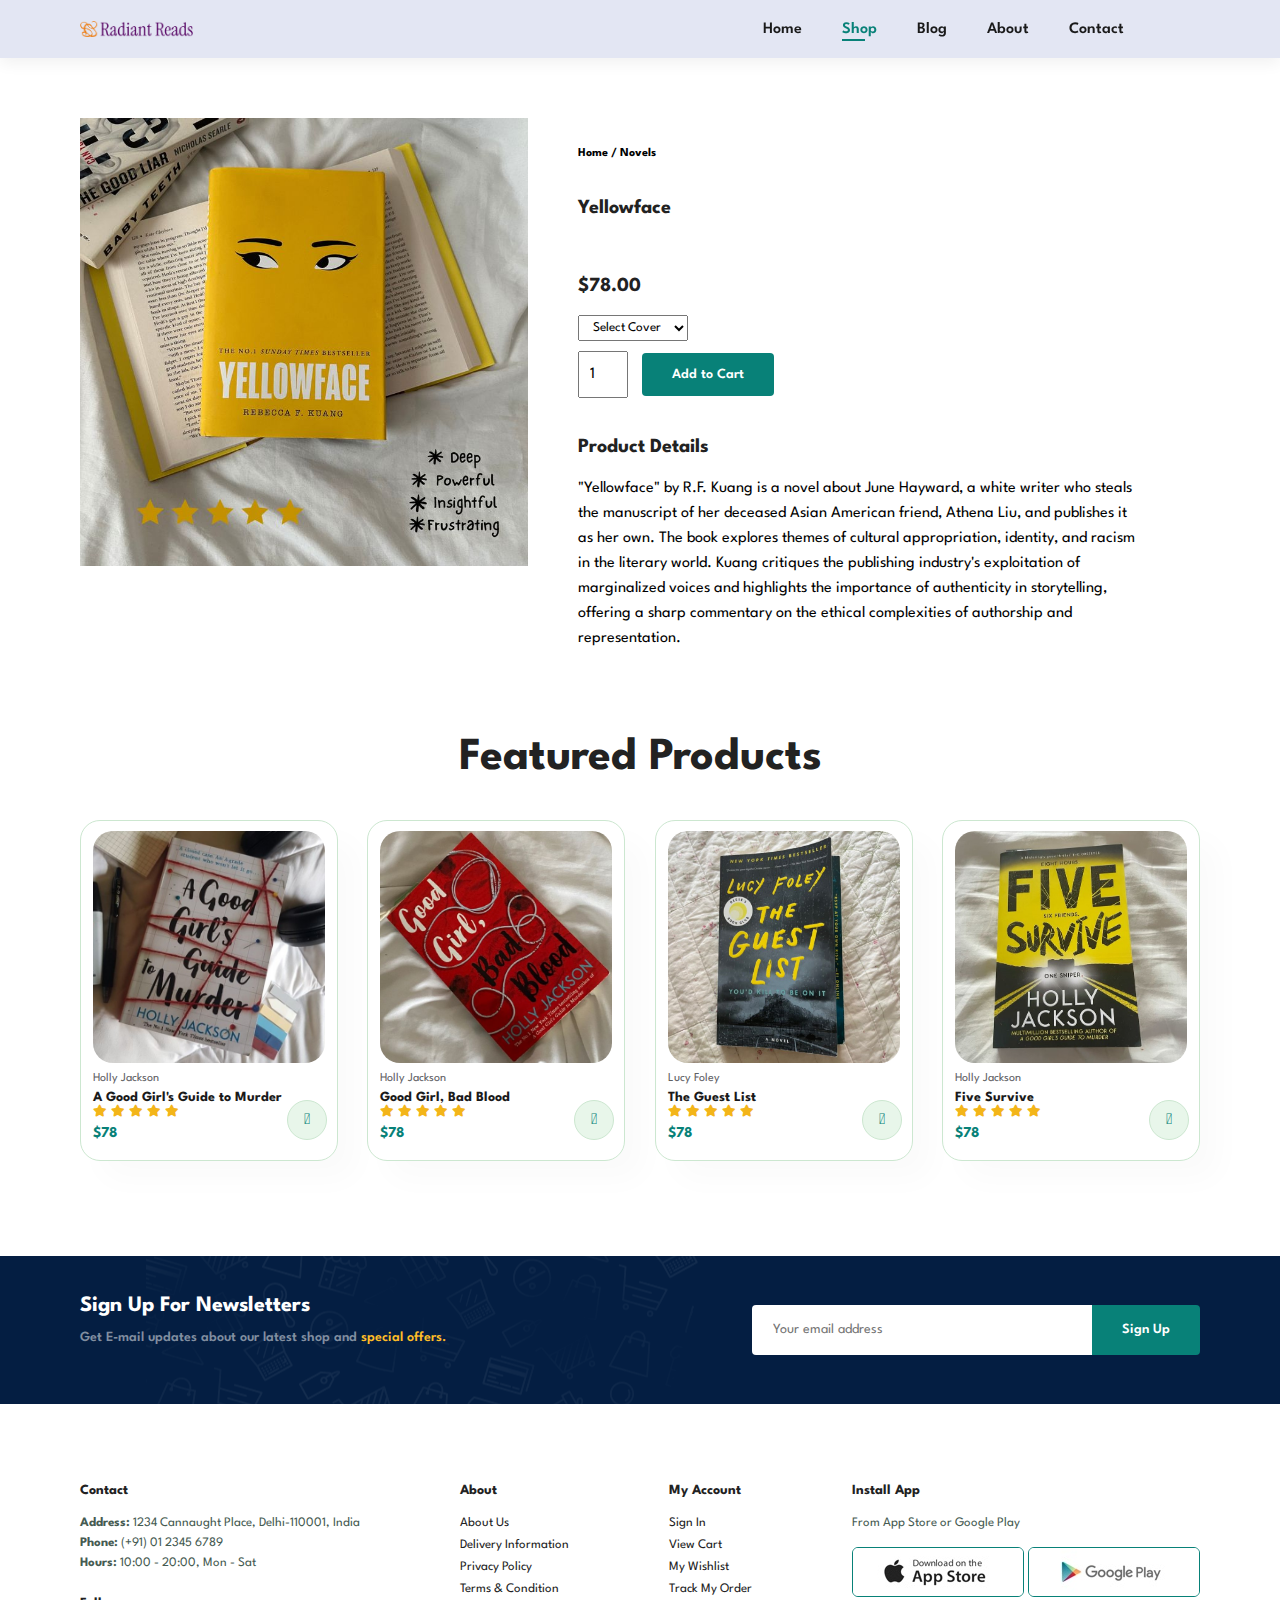
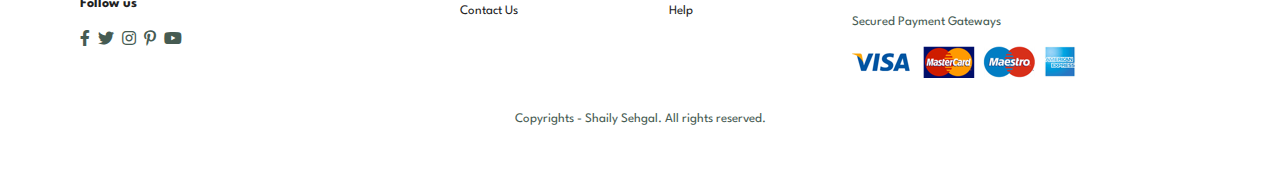
<file: sproduct.html>
<html lang="en">
<head>
    <meta charset="UTF-8">
    <meta http-equiv="X-UA-Compatible" content="IE=edge">
    <meta name="viewport" content="width=device-width, initial-scale=1.0">
    <title>Ecommerce Website</title>
    <link rel="stylesheet" href="https://pro.fontawesome.com/releases/v5.10.0/css/all.css"/>
    <link rel="stylesheet" href="style.css">
</head>
<body>
    <section id="header">
        <a href="index.html"><img src="img/logo.png" class="logo" alt=""></a>

        <div>
            <ul id="navbar">
                <li><a href="index.html">Home</a></li>
                <li><a class="active" href="shop.html">Shop</a></li>
                <li><a href="blog.html">Blog</a></li>
                <li><a href="about.html">About</a></li>
                <li><a href="contact.html">Contact</a></li>
                <li id="lg-bag"><a href="cart.html"><i class="far fa-shopping-bag"></i></a></li>
                <a href="#" id="close"><i class="far fa-times"></i></a>
            </ul>
        </div>
        <div id="mobile">
            <a href="cart.html"><i class="far fa-shopping-bag"></i></a>
            <i id="bar" class="fas fa-outdent"></i>
        </div>
    </section>

    <section id="prodetails" class="section-p1">
        <div class="single-pro-image">
            <img src="img/products/f1.jpeg" width="100%" id="MainImg" alt="">
        </div>

        <div class="single-pro-details">
            <h6>Home / Novels</h6>
            <h4>Yellowface</h4>
            <h4>$78.00</h4>
            <select>
                <option>Select Cover</option>
                <option>Hardcover</option>
                <option>Paperback</option>
            </select>
            <input type="number" value="1">
            <button class="normal">Add to Cart</button>
            <h4>Product Details</h4>
            <span>"Yellowface" by R.F. Kuang is a novel about June Hayward, a white writer who steals the manuscript of her deceased Asian American friend, Athena Liu, and publishes it as her own. The book explores themes of cultural appropriation, identity, and racism in the literary world. Kuang critiques the publishing industry's exploitation of marginalized voices and highlights the importance of authenticity in storytelling, offering a sharp commentary on the ethical complexities of authorship and representation.</span>
        </div>
    </section>

    <section id="product1" class="section-p1">
        <h2>Featured Products</h2>
        <div class="pro-container">
            <div class="pro">
                <img src="img/products/n1.jpeg" alt="">
                <div class="des">
                    <span>Holly Jackson</span>
                    <h5>A Good Girl's Guide to Murder</h5>
                    <div class="star">
                        <i class="fas fa-star"></i>
                        <i class="fas fa-star"></i>
                        <i class="fas fa-star"></i>
                        <i class="fas fa-star"></i>
                        <i class="fas fa-star"></i>
                    </div>
                    <h4>$78</h4>
                </div>
                <a href="#"><i class="fal fa-shopping-cart cart"></i></a>
            </div>

            <div class="pro">
                <img src="img/products/n2.jpeg" alt="">
                <div class="des">
                    <span>Holly Jackson</span>
                    <h5>Good Girl, Bad Blood</h5>
                    <div class="star">
                        <i class="fas fa-star"></i>
                        <i class="fas fa-star"></i>
                        <i class="fas fa-star"></i>
                        <i class="fas fa-star"></i>
                        <i class="fas fa-star"></i>
                    </div>
                    <h4>$78</h4>
                </div>
                <a href="#"><i class="fal fa-shopping-cart cart"></i></a>
            </div>

            <div class="pro">
                <img src="img/products/n3.jpeg" alt="">
                <div class="des">
                    <span>Lucy Foley</span>
                    <h5>The Guest List</h5>
                    <div class="star">
                        <i class="fas fa-star"></i>
                        <i class="fas fa-star"></i>
                        <i class="fas fa-star"></i>
                        <i class="fas fa-star"></i>
                        <i class="fas fa-star"></i>
                    </div>
                    <h4>$78</h4>
                </div>
                <a href="#"><i class="fal fa-shopping-cart cart"></i></a>
            </div>

            <div class="pro">
                <img src="img/products/n4.jpeg" alt="">
                <div class="des">
                    <span>Holly Jackson</span>
                    <h5>Five Survive</h5>
                    <div class="star">
                        <i class="fas fa-star"></i>
                        <i class="fas fa-star"></i>
                        <i class="fas fa-star"></i>
                        <i class="fas fa-star"></i>
                        <i class="fas fa-star"></i>
                    </div>
                    <h4>$78</h4>
                </div>
                <a href="#"><i class="fal fa-shopping-cart cart"></i></a>
            </div>
            
        </div>
    </section>

    <section id="newsletter" class="section-p1 section-m1">
        <div class="newstext">
            <h4>Sign Up For Newsletters</h4>
            <p>Get E-mail updates about our latest shop and <span>special offers.</span></p>
        </div>
        <div class="form">
            <input type="text" placeholder="Your email address">
            <button class="normal">Sign Up</button>
        </div>
    </section>

    <footer class="section-p1">
        <div class="col">
            <h4>Contact</h4>
            <p><strong>Address:</strong> 1234 Cannaught Place, Delhi-110001, India</p>
            <p><strong>Phone:</strong> (+91) 01 2345 6789</p>
            <p><strong>Hours: </strong>10:00 - 20:00, Mon - Sat</p>
            <div class="follow">
                <h4>Follow us</h4>
                <div class="icon">
                    <i class="fab fa-facebook-f"></i>
                    <i class="fab fa-twitter"></i>
                    <i class="fab fa-instagram"></i>
                    <i class="fab fa-pinterest-p"></i>
                    <i class="fab fa-youtube"></i>
                </div>
            </div>
        </div>

        <div class="col">
            <h4>About</h4>
            <a href="about.html">About Us</a>
            <a href="#">Delivery Information</a>
            <a href="#">Privacy Policy</a>
            <a href="#">Terms & Condition</a>
            <a href="contact.html">Contact Us</a>
        </div>

        <div class="col">
            <h4>My Account</h4>
            <a href="#">Sign In</a>
            <a href="cart.html">View Cart</a>
            <a href="#">My Wishlist</a>
            <a href="#">Track My Order</a>
            <a href="#">Help</a>
        </div>

        <div class="col install">
            <h4>Install App</h4>
            <p>From App Store or Google Play</p>
            <div class="row">
                <img src="img/pay/app.jpg" alt="">
                <img src="img/pay/play.jpg" alt="">
            </div>
                <p>Secured Payment Gateways</p>
                <img src="img/pay/pay.png" alt="">
        </div>

        <div class="copyright">
            <p> Copyrights - Shaily Sehgal. All rights reserved.</p>
        </div>
    </footer>

    <script>
        var MainImg = document.getElementById("MainImg");
        var smallImg = document.getElementsByClassName("small-img")

        smallImg[0].onclick = function(){
            MainImg.src = smallImg[0].src;
        }
        smallImg[1].onclick = function(){
            MainImg.src = smallImg[1].src;
        }
        smallImg[2].onclick = function(){
            MainImg.src = smallImg[2].src;
        }
        smallImg[3].onclick = function(){
            MainImg.src = smallImg[3].src;
        }
    </script>

    <script src="script.js"></script>
</body>
</html>
</file>
<file: style.css>
@import url('https://fonts.googleapis.com/css2?family=Spartan:wght@100,200;300;400;500;600;700;800;900&display=swap');

* {
    margin: 0;
    padding: 0;
    box-sizing: border-box;
    font-family: 'Spartan', sans-serif;
}

h1 {
    font-size: 50px;
    line-height: 64px;
    color: #222;
}

h2 {
    font-size: 46px;
    line-height: 54px;
    color: #222;
}

h4 {
    font-size: 20px;
    color: #222;
}

h6 {
    font-weight: 700;
    font-size: 12px;
}

p {
    font-size: 16px;
    color: #465b52;
    margin: 15px 0 20px 0;
}

.section-p1 {
    padding: 40px 80px;
}

.section-m1 {
    margin: 40px 0;
}

button.normal {
    font-size: 14px;
    font-weight: 600;
    padding: 15px 30px;
    color: #000;
    background-color: #fff;
    border-radius: 4px;
    cursor: pointer;
    border: none;
    outline: none;
    transition: .2s;
}

button.white {
    font-size: 13px;
    font-weight: 600;
    padding: 11px 18px;
    color: #fff;
    background-color: transparent;
    cursor: pointer;
    border: 1px solid #fff;
    outline: none;
    transition: .2s;
}


body {
    width: 100%;
}

/* Header Start */
#header {
    display: flex;
    align-items: center;
    justify-content: space-between;
    padding: 20px 80px;
    background: #E3E6F3;
    box-shadow: 0 5px 15px rgba(0, 0, 0, 0.06);
    z-index: 999;
    position: sticky;
    top: 0;
    left: 0;
}

#navbar {
    display: flex;
    align-items: center;
    justify-content: center;
}

#navbar li {
    list-style: none;
    padding: 0 20px;
    position: relative;
}

#navbar li a {
    text-decoration: none;
    font-size: 16px;
    font-weight: 600;
    color: #1a1a1a;
    transition: .3s ease;
}
#navbar li a:hover {
    color: #088178;
}

#navbar li a:hover,
#navbar li a.active {
    color: #088178;
}

#navbar li a.active::after,
#navbar li a:hover::after {
    content: '';
    width: 30%;
    height: 2px;
    background: #088178;
    position: absolute;
    bottom: -4px;
    left: 20px;
}

#mobile {
    display: none;
    align-items: center;
}

#close {
    display: none;
}


#header .logo{
    width: 17%;
}

/* Hoe Page */
#hero {
    background-image: url(img/hero.png);
    background-color: #f3e5f5;
    height: 90vh;
    width: 100%;
    background-size: cover;
    /* background-position: top 25% right 0; */
    padding: 0 80px;
    display: flex;
    flex-direction: column;
    align-items: flex-end;
    justify-content: center;
}

#hero h4 {
    padding-bottom: 15px;
}

#hero h1 {
    color: #088178;
}

#hero button {
    background-image: url(img/button.png);
    background-color: transparent;
    color: #088178;
    border: 0;
    padding: 14px 80px 14px 65px;
    background-repeat: no-repeat;
    cursor: pointer;
    font-weight: 700;
    font-size: 15px;
}

#feature {
    display: flex;
    align-items: center;
    justify-content: space-between;
    flex-wrap: wrap;
}

#feature .fe-box {
    width: 180px;
    text-align: center;
    padding: 25px 15px;
    box-shadow: 20px 20px 34px rgba(0, 0, 0, 0.03);
    border: 1px solid #cce7d0;
    border-radius: 4px;
    margin: 15px 0;
}

#feature .fe-box:hover {
    box-shadow: 10px 10px 54px rgba(70, 62, 221, 0.1);
}

#feature .fe-box h6 {
    display: inline-block;
    padding: 9px 8px 6px 8px;
    line-height: 1;
    border-radius: 4px;
    color: #088178;
    background-color: #fddde4;
}

#feature .fe-box  img {
    width: 100%;
    margin-bottom: 10px;
}

#feature .fe-box:nth-child(2) h6 {
    background-color: #cdebbc;
}

#feature .fe-box:nth-child(3) h6 {
    background-color: #d1e8f2;
}

#feature .fe-box:nth-child(4) h6 {
    background-color: #cdd4f8;
}

#feature .fe-box:nth-child(5) h6 {
    background-color: #f6dbf6;
}

#feature .fe-box:nth-child(6) h6 {
    background-color: #fff2e5;
}

#product1 {
    text-align: center;
}

#product1 .pro-container {
    display: flex;
    justify-content: space-between;
    padding-top: 20px;
    flex-wrap: wrap;
}

#product1 .pro {
    width: 23%;
    min-width: 250px;
    padding: 10px 12px;
    border: 1px solid #cce7d0;
    border-radius: 20px;
    cursor: pointer;
    box-shadow: 20px 20px 30px rgba(0, 0, 0, 0.02);
    margin: 15px 0;
    transition: 0.2s ease;
    position: relative;
}

#product1 .pro:hover {
    box-shadow: 20px 20px 30px rgba(0, 0, 0, 0.06);
}

#product1 .pro img {
    width: 100%;
    border-radius: 20px;
}

#product1 .pro .des {
    text-align: start;
    padding: 10px 0;
}

#product1 .pro .des span {
    color: #606063;
    font-size: 12px;
}

#product1 .pro .des h5 {
    padding-top: 7px;
    color: #1a1a1a;
    font-size: 14px;
}

#product1 .pro .des i {
    font-size: 12px;
    color: rgb(243, 181, 25);
}

#product1 .pro .des h4 {
    padding-top: 7px;
    font-size: 15px;
    font-weight: 700;
    color: #088178;
}

#product1 .pro .cart {
    width: 40px;
    height: 40px;
    line-height: 40px;
    border-radius: 50px;
    background-color: #e8f6ea;
    font-weight: 500;
    color: #088178;
    border: 1px solid #cce7d0;
    position: absolute;
    bottom: 20px;
    right: 10px;
}

#banner {
    display: flex;
    flex-direction: column;
    justify-content: center;
    align-items: center;
    text-align: center;
    background-image: url(img/banner/b2.jpg);
    width: 100%;
    height: 40vh;
    background-size: cover;
    background-position: center;
}

#banner h4 {
    color: #fff;
    font-size: 16px;
}

#banner h2 {
    color: #fff;
    font-size: 30px;
    padding: 10px 0;
}

#banner h2 span {
    color: #ef3636;
}

#banner button:hover {
    background: #088178;
    color: #fff;
}

#sm-banner {
    display: flex;
    justify-content: space-between;
    flex-wrap: wrap;
}

#sm-banner .banner-box {
        display: flex;
        flex-direction: column;
        justify-content: center;
        align-items: flex-start;
        background-image: url(img/banner/b17.jpeg);
        min-width: 540px;
        height: 50vh;
        background-size: cover;
        background-position: center;
        padding: 30px;
}

#sm-banner .banner-box2 {
    background-image: url(img/banner/b10.jpeg);
}

#sm-banner h4 {
    color: #fff;
    font-size: 20px;
    font-weight: 300;
}

#sm-banner h2 {
    color: #fff;
    font-size: 28px;
    font-weight: 800;
}

#sm-banner span {
    color: #fff;
    font-size: 14px;
    font-weight: 500;
    padding-bottom: 15px;
}

#sm-banner .banner-box:hover button {
    background: #088178;
    border: 1px solid #088178;
}

#banner3 {
    display: flex;
    justify-content: space-between;
    flex-wrap: wrap;
    padding: 0 80px;
}

#banner3 .banner-box {
        display: flex;
        flex-direction: column;
        justify-content: center;
        align-items: flex-start;
        background-image: url(img/banner/b7.jpg);
        min-width: 30%;
        height: 30vh;
        background-size: cover;
        background-position: center;
        padding: 20px;
        margin-bottom: 20px;
}

#banner3 .banner-box2 {
    background-image: url(img/banner/b4.jpg);
}

#banner3 .banner-box3 {
    background-image: url(img/banner/b18.jpg);
}

#banner3 h2 {
    color: #fff;
    font-weight: 900;
    font-size: 22px;
}

#banner3 h3 {
    color: #ec544e;
    font-weight: 800;
    font-size: 15px;
}

#newsletter {
    display: flex;
    justify-content: space-between;
    flex-wrap: wrap;
    align-items: center;
    background-image: url(img/banner/b14.png);
    background-repeat: no-repeat;
    background-position: 20% 30%;
    background-color: #041e42;
}

#newsletter h4 {
    font-size: 22px;
    font-weight: 700;
    color: #fff;
}

#newsletter p {
    font-size: 14px;
    font-weight: 600;
    color: #818ea0;
}

#newsletter p span{
    color: #ffbd27;
}

#newsletter .form {
    display: flex;
    width: 40%;
}

#newsletter input {
    height: 3.125rem;
    padding: 0 1.25rem;
    font-size: 14px;
    width: 100%;
    border: 1px solid transparent;
    border-radius: 4px;
    outline: none;
    border-top-right-radius: 0;
    border-bottom-right-radius: 0;
}

#newsletter button {
    background-color: #088178;
    color: #fff;
    white-space: nowrap;
    border-top-left-radius: 0;
    border-bottom-left-radius: 0;
}

footer {
    display: flex;
    flex-wrap: wrap;
    justify-content: space-between;
}

footer .col {
    display: flex;
    flex-direction: column;
    align-items: flex-start;
    margin-bottom: 20px;
}

footer h4 {
    font-size: 14px;
    padding-bottom: 20px;
}

footer p {
    font-size: 13px;
    margin:  0 0 8px 0;
}

footer a {
    font-size: 13px;
    text-decoration: none;
    color: #222;
    margin-bottom: 10px;
}

footer .follow {
    margin-top: 20px;
}

footer .follow i {
    color: #465b52;
    padding-right: 4px;
    cursor: pointer;
}

footer .install .row img {
    border: 1px solid #088178;
    border-radius: 6px;
}

footer .install img {
    margin: 10px 0 15px 0;
}

footer .follow i:hover,
footer a:hover{
    color: #088178;
}

footer .copyright {
    width: 100%;
    text-align: center;
}



/* Shop Page */

#page-header {
    background-image: url(img/banner/b1.jpg);
    width: 100%;
    height: 40vh;
    background-size: cover;
    display: flex;
    justify-content: center;
    align-items: center;
    flex-direction: column;
    padding: 14px;
}

#page-header h2,
#page-header p {
    color: #fff;
}

#pagination {
    text-align: center;
}

#pagination a {
    text-decoration: none;
    background-color: #088178;
    padding: 15px 20px;
    border-radius: 4px;
    color: #fff;
    font-weight: 600;
}

#pagination a i {
    font-size: 16px;
    font-weight: 600;
}

/* Single Product */

#prodetails {
    display: flex;
    margin-top: 20px;
}

#prodetails .single-pro-image {
    width: 40%;
    margin-right: 50px;
}

.small-img-group {
    display: flex;
    justify-content: space-between;
}

.small-img-col {
    flex-basis: 24%;
    cursor: pointer;
    margin-top: 4px;
}

#prodetails .single-pro-details {
    width: 50%;
    padding-top: 30px;
}

#prodetails .single-pro-details h4 {
    padding: 40px 0 20px 0;
}

#prodetails .single-pro-details h2 {
    padding: 26px;
}

#prodetails .single-pro-details select {
    display: block;
    padding: 5px 10px;
    margin-bottom: 10px;
}

#prodetails .single-pro-details input {
    width: 50px;
    height: 47px;
    padding-left: 10px;
    font-size: 16px;
    margin-right: 10px;
}

#prodetails .single-pro-details input:focus {
    outline: none;
}

#prodetails .single-pro-details button {
    background-color: #088178;
    color: #fff;
}

#prodetails .single-pro-details span {
    line-height: 25px;
}

/* Blog Page */

#page-header2 {
    background-image: url(img/banner/b19.jpg);
    width: 100%;
    height: 40vh;
    background-size: cover;
    display: flex;
    justify-content: center;
    align-items: center;
    flex-direction: column;
    padding: 14px;
}

#page-header2 h2,
#page-header2 p {
    color: #fff;
}

#blog {
    padding: 150px 150px 0 150px;
}

#blog .blog-box {
    display: flex;
    align-items: center;
    width: 100%;
    position: relative;
    padding-bottom: 90px;
}

#blog .blog-img {
    width: 50%;
    margin-right: 40px;
}

#blog img {
    width: 100%;
    height: 300px;
    object-fit: cover;
}

#blog .blog-details {
    width: 50%;
}

#blog .blog-details a {
    text-decoration: none;
    font-size: 11px;
    color: #000;
    font-weight: 600;
    position: relative;
    transition: 0.3s;
}

#blog .blog-details a::after {
    content: "";
    width: 50px;
    height: 1px;
    background-color: #000;
    position: absolute;
    top: 4px;
    right: -60px;
}

#blog .blog-details a:hover {
    color: #088178;
}

#blog .blog-details a:hover::after {
    background-color: #088178;
}

#blog .blog-box h1 {
    position: absolute;
    top: -40px;
    left: 0;
    font-size: 70px;
    font-weight: 700;
    color: #c9cbce;
    z-index: -9;
}

/* About */

#page-header3 {
    background-image: url(img/about/banner.png);
    width: 100%;
    height: 40vh;
    background-size: cover;
    display: flex;
    justify-content: center;
    align-items: center;
    flex-direction: column;
    padding: 14px;
}

#page-header3 h2,
#page-header3 p {
    color: #fff;
}

#about-head {
    display: flex;
    align-items: center;
}

#about-head img {
    width: 30%;
    height: auto;
}

#about-head div {
    padding-left: 40px;
}

#about-app {
    text-align: center;
}

#about-app .video {
    width: 70%;
    height: 100%;
    margin: 30px auto 0 auto;
}

#about-app .video video {
    width: 100%;
    height: 100%;
    border-radius: 20px;
}

/* Contact page */
#contact-details {
    display: flex;
    align-items: center;
    justify-content: space-between;
}

#contact-details .details {
    width: 40%;
}

#contact-details .details span,
#form-details form span {
    font-size: 12px;
}

#contact-details .details h2,
#form-details form h2 {
    font-size: 26px;
    line-height: 35px;
    padding: 20px 0;
}

#contact-details .details h3 {
    font-size: 16px;
    padding-bottom: 15px;
}

#contact-details .details li {
    list-style: none;
    display: flex;
    padding: 10px 0;
}

#contact-details .details li i {
    font-size: 14px;
    padding-right: 22px;
}

#contact-details .details li p {
    margin: 0;
    font-size: 14px;
}

#contact-details .map {
    width: 55%;
    height: 400px;
}

#contact-details .map iframe {
    width: 100%;
    height: 100%;
}

#form-details {
    display: flex;
    justify-content: space-between;
    margin: 30px;
    padding: 80px;
    border: 1px solid #e1e1e1;
}

#form-details form {
    width: 65%;
    display: flex;
    flex-direction: column;
    align-items: flex-start;
}

#form-details form input,
#form-details form textarea {
    width: 100%;
    padding: 12px 15px;
    outline: none;
    margin-bottom: 20px;
    border: 1px solid #e1e1e1;
}

#form-details form button {
    background-color: #088178;
    color: #fff;
}

#form-details .people div {
    padding-bottom: 25px;
    display: flex;
    align-items: flex-start;
}

#form-details .people div img {
    width: 65px;
    height: 65px;
    object-fit: cover;
    margin-right: 15px;
}

#form-details .people div p {
    margin: 0;
    font-size: 13px;
    line-height: 25px;
}

#form-details .people div p span {
    display: block;
    font-size: 16px;
    font-weight: 600;
    color: #000;
}

/* Cart Page */
#cart {
    overflow-x: auto;
}

#cart table {
    width: 100%;
    border-collapse: collapse;
    table-layout: fixed;
    white-space: nowrap;
}

#cart table img {
    width: 70%;
}

#cart table td:nth-child(1) {
    width: 100px;
    text-align: center;
}

#cart table td:nth-child(2) {
    width: 150px;
    text-align: center;
}

#cart table td:nth-child(3) {
    width: 250px;
    text-align: center;
}

#cart table td:nth-child(4),
#cart table td:nth-child(5),
#cart table td:nth-child(6) {
    width: 150px;
    text-align: center;
}

#cart table td:nth-child(5) input {
    width: 70px;
    padding: 10px 5px 10px 15px;
}

#cart table thead {
    border: 1px solid #e2e9e1;
    border-left: none;
    border-right: none;
}

#cart table thead td {
    font-weight: 700;
    text-transform: uppercase;
    font-size: 13px;
    padding: 18px 0;
}

#cart table tbody tr td {
    padding-top: 15px;
}

#cart table tbody td {
    font-size: 13px;
}

#cart-add {
    display: flex;
    flex-wrap: wrap;
    justify-content: space-between;
}

#coupon {
    width: 50%;
    margin-bottom: 30px;
}

#coupon h3,
#subtotal h3 {
    padding-bottom: 15px;
}

#coupon input {
    padding: 10px 20px;
    outline: none;
    width: 60%;
    margin-right: 10px;
    border: 1px solid #e2e9e1;
}

#coupon button,
#subtotal button {
    background-color: #088178;
    color: #fff;
    padding: 12px 20px;
}

#subtotal {
    width: 50%;
    margin-bottom: 30px;
    border: 1px solid #e2e9e1;
    padding: 30px;
}

#subtotal table {
    border-collapse: collapse;
    width: 100%;
    margin-bottom: 20px;
}

#subtotal table td {
    width: 50%;
    border: 1px solid #e2e9e1;
    padding: 10px;
    font-size: 13px;
}

/* Media Query */
@media (max-width: 799px) {
    .section-p1 {
        padding: 40px 40px;
    }

    #navbar {
        display: flex;
        flex-direction: column;
        align-items: flex-start;
        justify-content: flex-start;
        position: fixed;
        top: 0;
        right: -300px;
        height: 100vh;
        width: 300px;
        background-color: #E3E6F3;
        box-shadow: 0 40xp 60px (0, 0, 0, 0.1);
        padding: 80px 0 0 10px;
        transition: 0.3s;
    }

    #navbar.active {
        right: 0;
    }

    #navbar li {
       margin-bottom: 25px; 
    }

    #mobile {
        display: flex;
        align-items: center;
    }

    #mobile i {
        color: #1a1a1a;
        font-size: 24px;
        padding-left: 20px;
    }

    #close {
        display: initial;
        position: absolute;
        top: 30px;
        left: 30px;
        color: #222;
        font-size: 24px;
    }

    #lg-bag {
        display: none;
    }

    #hero {
        height: 70vh;
        padding: 0 80px;
        background-position: top 30% right 30%;
    }

    #feature {
        justify-content: center;    
    }

    #feature .fe-box {
        margin: 15px 15px;
    }

    #product1 .pro-container {
        justify-content: center;
    }

    #product1 .pro {
        margin: 15px;
    }

    #banner {
        height: 20vh;
    }

    #sm-banner .banner-box {
        min-width: 100%;
        height: 30vh;
    }

    #banner3 {
        padding: 0 40px;
    }

    #banner3 .banner-box {
        width: 28%;
    }

    #newsletter .form {
        width: 70%;
    }

    /* Contact Page */
    #form-details {
        padding: 40px;
    }

    #form-details form {
        width: 50%;
    }
}


@media (max-width: 477px) {
    .section-p1 {
        padding: 20px;
    }

    #header {
        padding: 10px 30px;
    }

    h1 {
        font-size: 38px;
    }

    h2 {
        font-size: 32px;
    }

    #hero {
        padding: 0 20px;
        background-position: 55%;
    }

    #feature {
        justify-content: space-between;
    }

    #feature .fe-box {
        width: 155px;
        margin: 0 0 15px 0;
    }

    #product1 .pro {
        width: 100%;
    }

    #banner {
        height: 40vh;
    }

    #sm-banner .banner-box {
        height: 40vh;
    }

    #sm-banner .banner-box2 {
        margin-top: 20px;
    }

    #banner3 {
        padding: 0 20px;
    }

    #banner3 .banner-box {
        width: 100%;
    }

    #newsletter {
        padding: 40px 20px;
    }

    #newsletter .form {
        width: 100%;
    }

    footer .copyright {
        text-align: start;
    }

    /* Single product */
    #prodetails {
        display: flex;
        flex-direction: column;
    }

    #prodetails .single-pro-image {
        width: 100%;
        margin-right: 0px;
    }

    #prodetails .single-pro-details {
        width: 100%;
    }

    /* Blog Page */
    #blog {
        padding: 100px 20px 0 20px;
    }

    #blog .blog-box {
        display: flex;
        flex-direction: column;
        align-items: flex-start;
    }

    #blog .blog-img {
        width: 100%;
        margin-right: 0px;
        margin-bottom: 30px;
    }

    #blog .blog-details {
        width: 100%;
    }

    /* About Page */
    #about-head {
        flex-direction: column;
    }

    #about-head img {
        width: 100%;
        margin-bottom: 20px;
    }

    #about-head div {
        padding-left: 0px;
    }

    #about-app .video {
        width: 100%;
    }

    /* Contact Page */
    #contact-details {
        flex-direction: column;
    }

    #contact-details .details {
        width: 100%;
        margin-bottom: 30px;
    }

    #contact-details .map {
        width: 100%;
    }

    #form-details {
        margin: 10px;
        padding: 30px 10px;
        flex-wrap: wrap;
    }

    #form-details form {
        width: 100%;
        margin-bottom: 30px;
    }

    /* Cart Page */
    #cart-add {
        flex-direction: column;
    }

    #coupon {
        width: 100%;
    }

    #subtotal {
        width: 100%;
        padding: 20px;
    }
}
</file>
